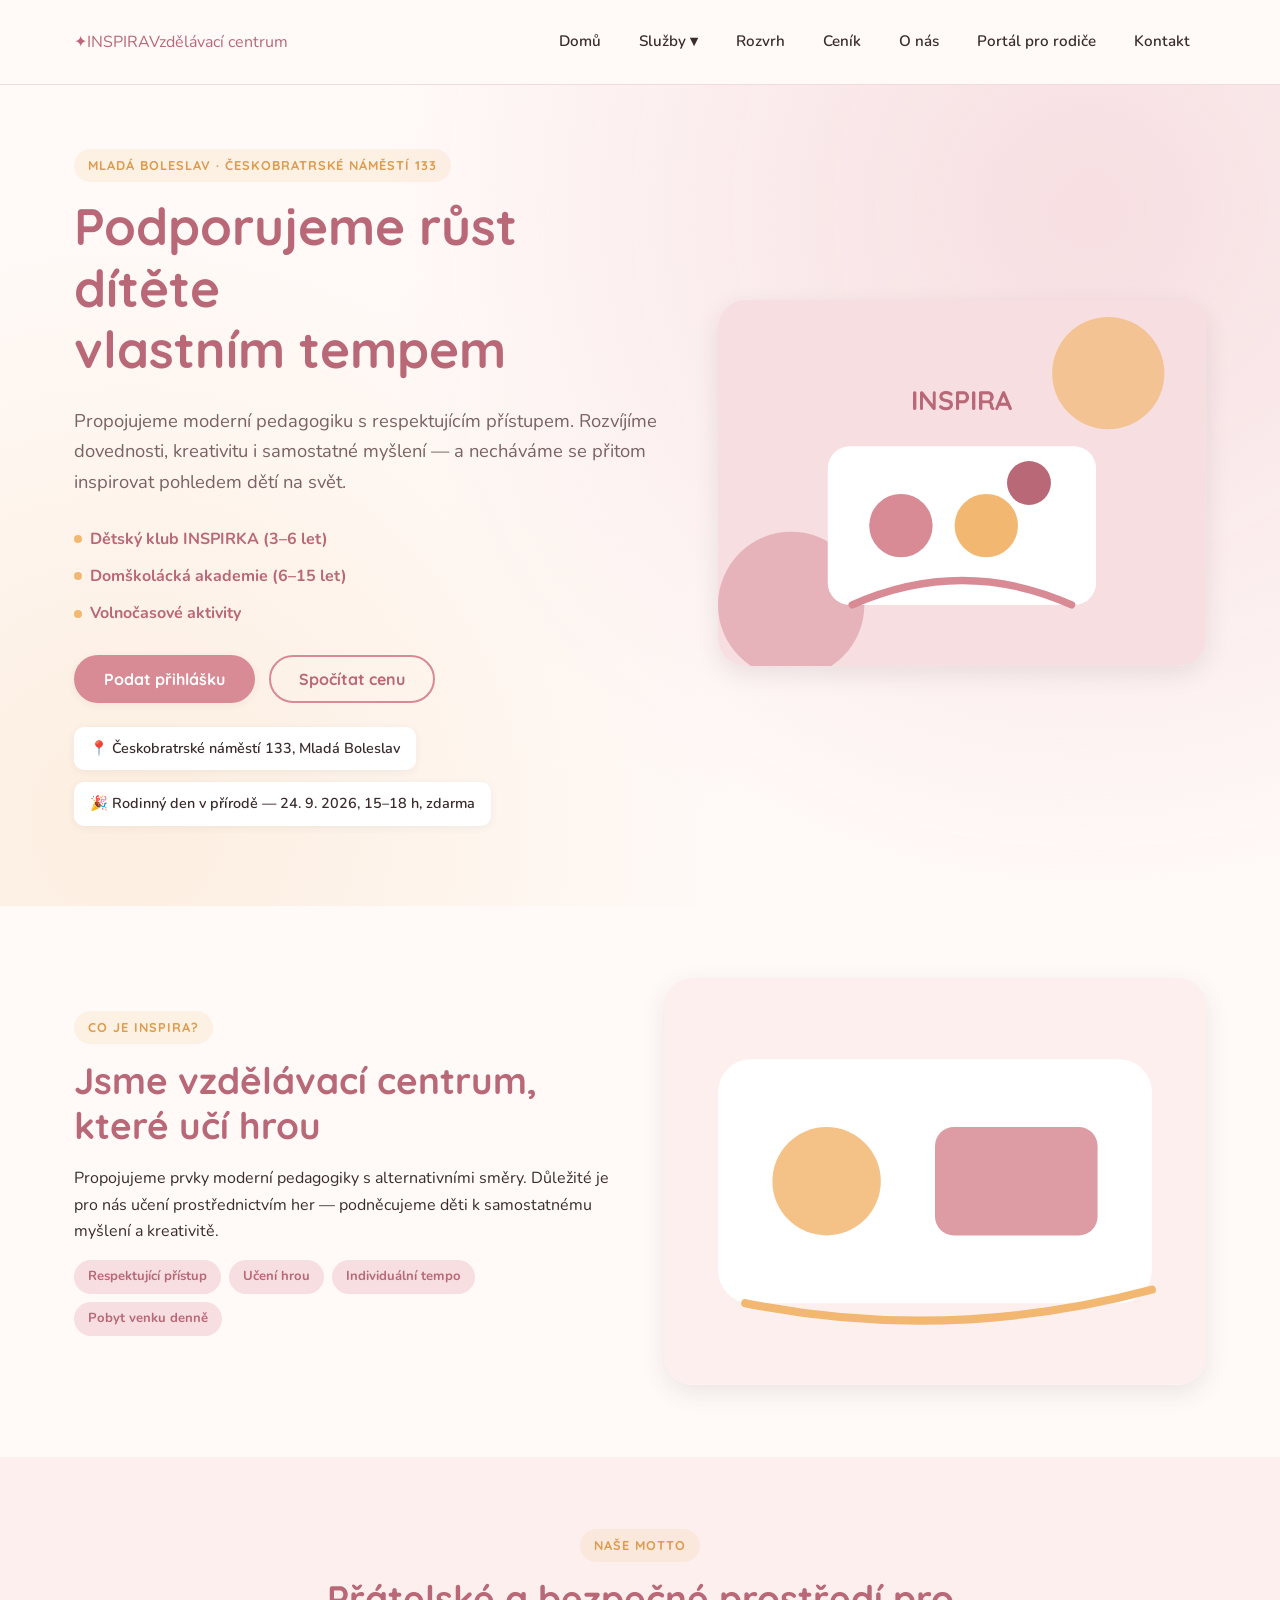
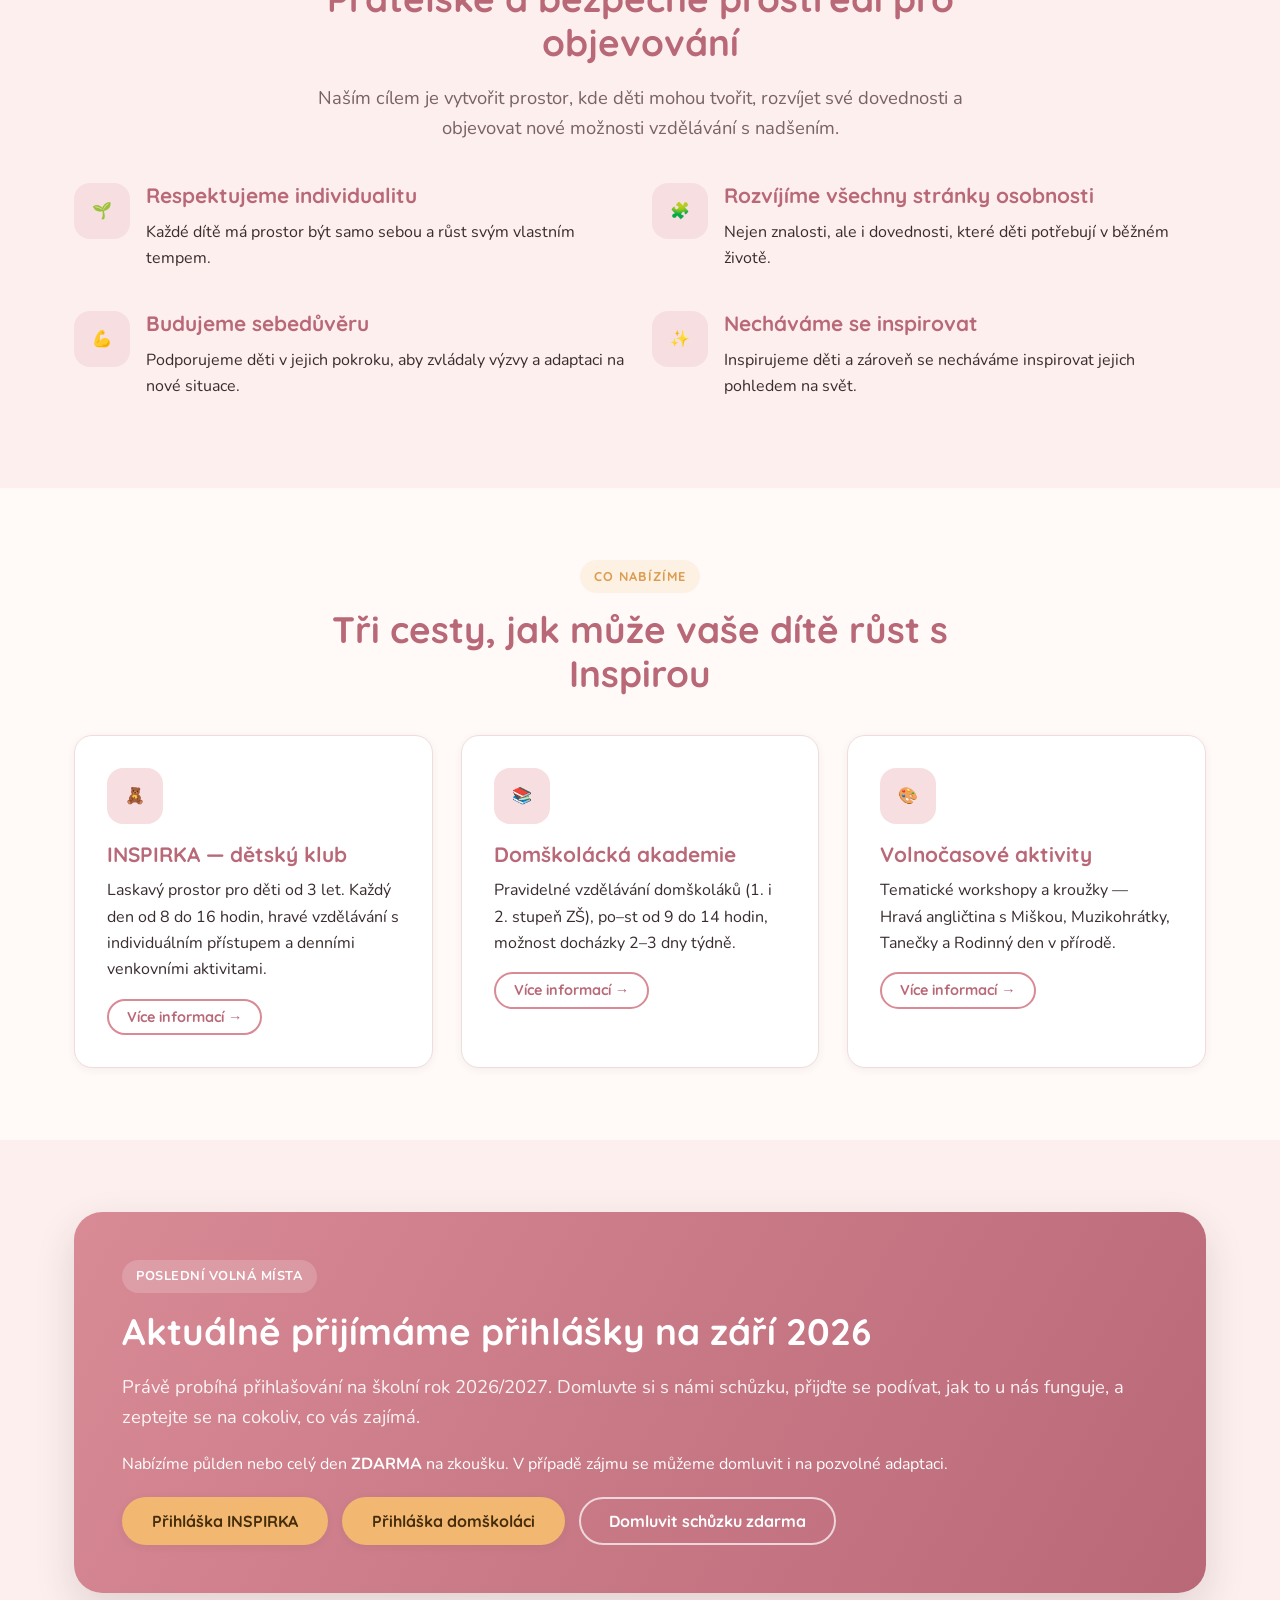
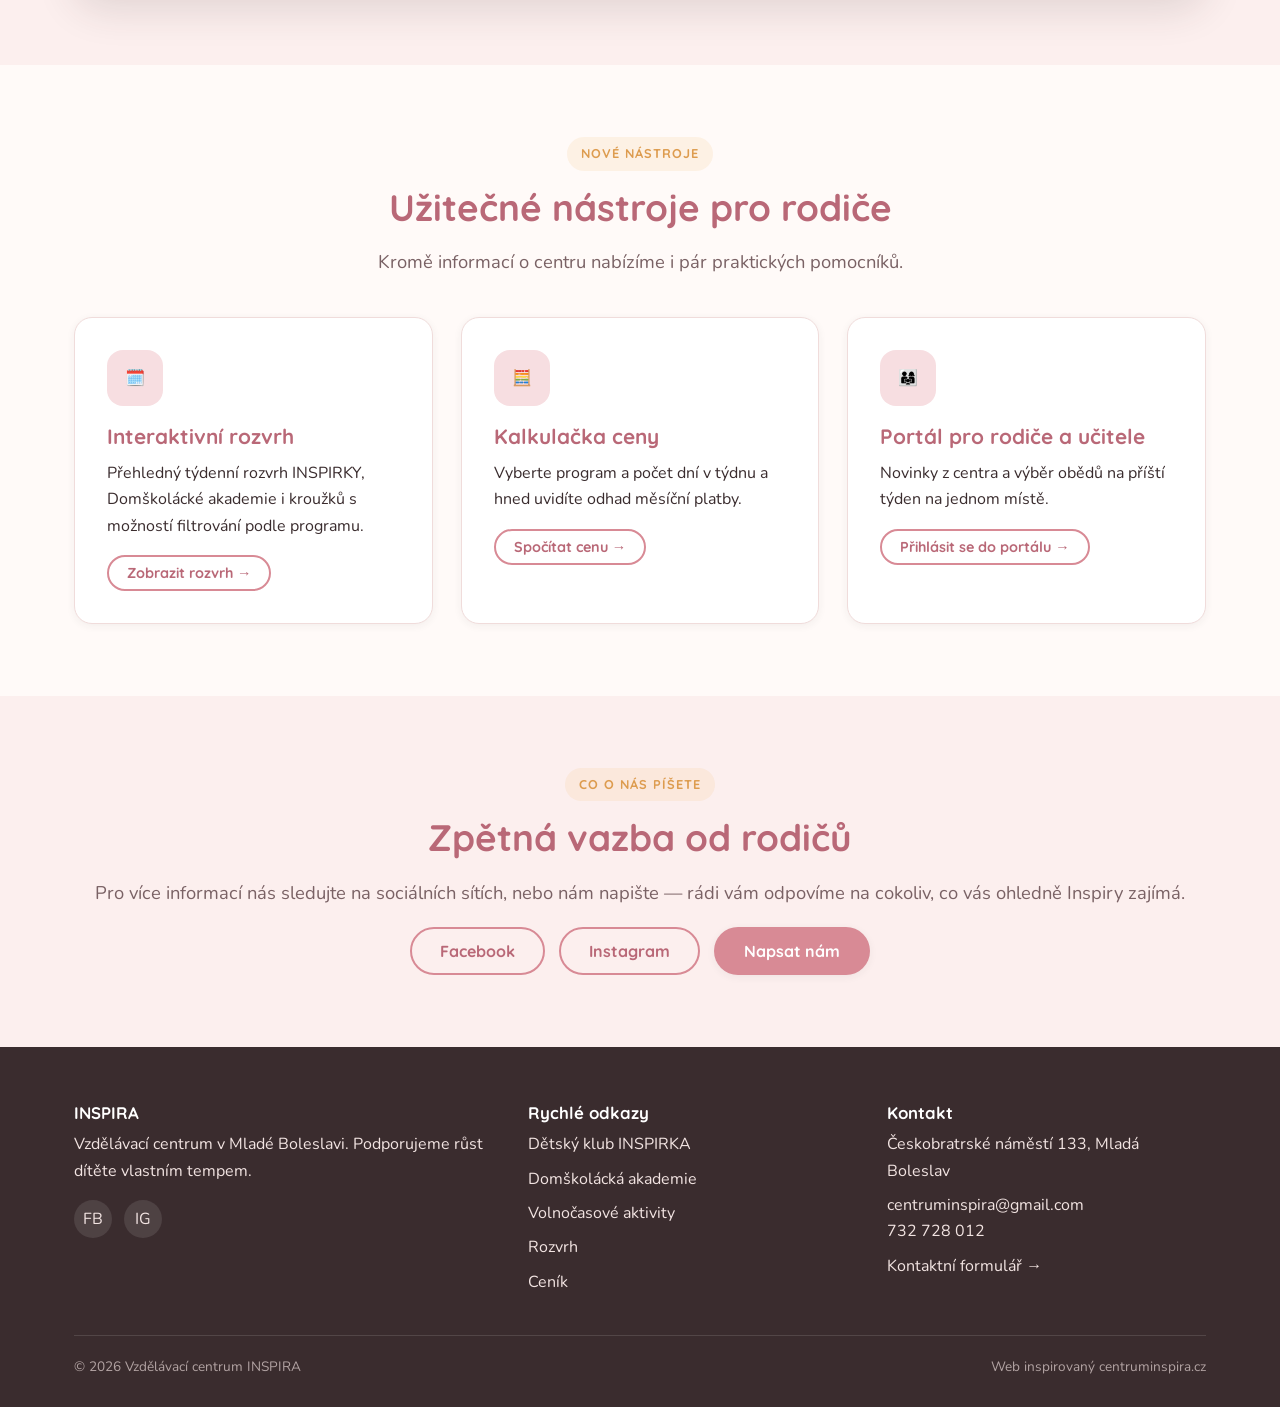
<file: index.html>
<!DOCTYPE html>
<html lang="cs">
<head>
<meta charset="UTF-8">
<meta name="viewport" content="width=device-width, initial-scale=1.0">
<title>INSPIRA — Vzdělávací centrum Mladá Boleslav</title>
<meta name="description" content="Vzdělávací centrum INSPIRA v Mladé Boleslavi — dětský klub INSPIRKA, Domškolácká akademie a volnočasové aktivity pro děti od 3 do 15 let.">
<link rel="preconnect" href="https://fonts.googleapis.com">
<link href="https://fonts.googleapis.com/css2?family=Quicksand:wght@500;700&family=Nunito:wght@400;600;700&display=swap" rel="stylesheet">
<link rel="stylesheet" href="assets/css/style.css">
</head>
<body>

<header class="site-header">
  <div class="container nav">
    <a href="index.html" class="brand">
      <span class="brand-mark">✦</span>
      <span>INSPIRA<span class="brand-sub">Vzdělávací centrum</span></span>
    </a>
    <button class="nav-toggle" aria-label="Otevřít menu" aria-expanded="false">
      <span></span><span></span><span></span>
    </button>
    <ul class="nav-links">
      <li><a href="index.html">Domů</a></li>
      <li class="has-dropdown">
        <a href="#sluzby">Služby ▾</a>
        <ul class="dropdown">
          <li><a href="sluzby/inspirka.html">Dětský klub INSPIRKA</a></li>
          <li><a href="sluzby/domskolacka-akademie.html">Domškolácká akademie</a></li>
          <li><a href="sluzby/volnocasove-aktivity.html">Volnočasové aktivity</a></li>
        </ul>
      </li>
      <li><a href="rozvrh.html">Rozvrh</a></li>
      <li><a href="cenik.html">Ceník</a></li>
      <li><a href="o-nas.html">O nás</a></li>
      <li><a href="portal.html">Portál pro rodiče</a></li>
      <li><a href="kontakt.html">Kontakt</a></li>
    </ul>
  </div>
</header>

<main>

  <section class="hero">
    <div class="container hero-grid">
      <div>
        <span class="section-eyebrow">Mladá Boleslav · Českobratrské náměstí 133</span>
        <h1>Podporujeme růst dítěte<br>vlastním tempem</h1>
        <p class="lead">Propojujeme moderní pedagogiku s respektujícím přístupem. Rozvíjíme dovednosti, kreativitu i samostatné myšlení — a necháváme se přitom inspirovat pohledem dětí na svět.</p>

        <ul class="hero-quicklinks">
          <li><a href="sluzby/inspirka.html">Dětský klub INSPIRKA (3–6 let)</a></li>
          <li><a href="sluzby/domskolacka-akademie.html">Domškolácká akademie (6–15 let)</a></li>
          <li><a href="sluzby/volnocasove-aktivity.html">Volnočasové aktivity</a></li>
        </ul>

        <div class="hero-actions">
          <a href="kontakt.html#prihlaska" class="btn btn--primary">Podat přihlášku</a>
          <a href="cenik.html" class="btn btn--outline">Spočítat cenu</a>
        </div>

        <div class="hero-meta">
          <span class="hero-meta-item">📍 Českobratrské náměstí 133, Mladá Boleslav</span>
          <span class="hero-meta-item">🎉 Rodinný den v přírodě — 24. 9. 2026, 15–18 h, zdarma</span>
        </div>
      </div>

      <div>
        <svg class="hero-illustration illustration" viewBox="0 0 400 300" xmlns="http://www.w3.org/2000/svg" role="img" aria-label="Ilustrace dětí při hře">
          <rect width="400" height="300" fill="#f7dee1"/>
          <circle cx="320" cy="60" r="46" fill="#f2b872" opacity="0.7"/>
          <circle cx="60" cy="250" r="60" fill="#d88a95" opacity="0.5"/>
          <rect x="90" y="120" width="220" height="130" rx="18" fill="#ffffff"/>
          <circle cx="150" cy="185" r="26" fill="#d88a95"/>
          <circle cx="220" cy="185" r="26" fill="#f2b872"/>
          <circle cx="255" cy="150" r="18" fill="#b96877"/>
          <path d="M110 250 q90 -40 180 0" stroke="#d88a95" stroke-width="6" fill="none" stroke-linecap="round"/>
          <text x="200" y="90" text-anchor="middle" font-family="Quicksand, sans-serif" font-size="22" font-weight="700" fill="#b96877">INSPIRA</text>
        </svg>
      </div>
    </div>
  </section>

  <section class="section" id="o-inspire">
    <div class="container two-col">
      <div>
        <span class="section-eyebrow">Co je INSPIRA?</span>
        <h2>Jsme vzdělávací centrum, které učí hrou</h2>
        <p>Propojujeme prvky moderní pedagogiky s alternativními směry. Důležité je pro nás učení prostřednictvím her — podněcujeme děti k samostatnému myšlení a kreativitě.</p>
        <div class="tag-list">
          <span class="tag">Respektující přístup</span>
          <span class="tag">Učení hrou</span>
          <span class="tag">Individuální tempo</span>
          <span class="tag">Pobyt venku denně</span>
        </div>
      </div>
      <svg class="illustration" viewBox="0 0 400 300" xmlns="http://www.w3.org/2000/svg" role="img" aria-label="Ilustrace učení hrou">
        <rect width="400" height="300" fill="#fcefee"/>
        <rect x="40" y="60" width="320" height="180" rx="24" fill="#ffffff"/>
        <circle cx="120" cy="150" r="40" fill="#f2b872" opacity="0.85"/>
        <rect x="200" y="110" width="120" height="80" rx="14" fill="#d88a95" opacity="0.85"/>
        <path d="M60 240 q150 30 300 -10" stroke="#f2b872" stroke-width="6" fill="none" stroke-linecap="round"/>
      </svg>
    </div>
  </section>

  <section class="section section--alt">
    <div class="container">
      <div class="section-head section-head--center">
        <span class="section-eyebrow">Naše motto</span>
        <h2>Přátelské a bezpečné prostředí pro objevování</h2>
        <p class="lead">Naším cílem je vytvořit prostor, kde děti mohou tvořit, rozvíjet své dovednosti a objevovat nové možnosti vzdělávání s nadšením.</p>
      </div>
      <div class="value-grid">
        <div class="value-item">
          <span class="card-icon">🌱</span>
          <div>
            <h3>Respektujeme individualitu</h3>
            <p>Každé dítě má prostor být samo sebou a růst svým vlastním tempem.</p>
          </div>
        </div>
        <div class="value-item">
          <span class="card-icon">🧩</span>
          <div>
            <h3>Rozvíjíme všechny stránky osobnosti</h3>
            <p>Nejen znalosti, ale i dovednosti, které děti potřebují v běžném životě.</p>
          </div>
        </div>
        <div class="value-item">
          <span class="card-icon">💪</span>
          <div>
            <h3>Budujeme sebedůvěru</h3>
            <p>Podporujeme děti v jejich pokroku, aby zvládaly výzvy a adaptaci na nové situace.</p>
          </div>
        </div>
        <div class="value-item">
          <span class="card-icon">✨</span>
          <div>
            <h3>Necháváme se inspirovat</h3>
            <p>Inspirujeme děti a zároveň se necháváme inspirovat jejich pohledem na svět.</p>
          </div>
        </div>
      </div>
    </div>
  </section>

  <section class="section" id="sluzby">
    <div class="container">
      <div class="section-head section-head--center">
        <span class="section-eyebrow">Co nabízíme</span>
        <h2>Tři cesty, jak může vaše dítě růst s Inspirou</h2>
      </div>
      <div class="card-grid">
        <article class="card">
          <span class="card-icon">🧸</span>
          <h3>INSPIRKA — dětský klub</h3>
          <p>Laskavý prostor pro děti od 3 let. Každý den od 8 do 16 hodin, hravé vzdělávání s individuálním přístupem a denními venkovními aktivitami.</p>
          <a href="sluzby/inspirka.html" class="btn btn--outline btn--sm">Více informací →</a>
        </article>
        <article class="card">
          <span class="card-icon">📚</span>
          <h3>Domškolácká akademie</h3>
          <p>Pravidelné vzdělávání domškoláků (1. i 2. stupeň ZŠ), po–st od 9 do 14 hodin, možnost docházky 2–3 dny týdně.</p>
          <a href="sluzby/domskolacka-akademie.html" class="btn btn--outline btn--sm">Více informací →</a>
        </article>
        <article class="card">
          <span class="card-icon">🎨</span>
          <h3>Volnočasové aktivity</h3>
          <p>Tematické workshopy a kroužky — Hravá angličtina s Miškou, Muzikohrátky, Tanečky a Rodinný den v přírodě.</p>
          <a href="sluzby/volnocasove-aktivity.html" class="btn btn--outline btn--sm">Více informací →</a>
        </article>
      </div>
    </div>
  </section>

  <section class="section section--alt">
    <div class="container">
      <div class="banner">
        <span class="badge-pill">POSLEDNÍ VOLNÁ MÍSTA</span>
        <h2>Aktuálně přijímáme přihlášky na září 2026</h2>
        <p class="lead">Právě probíhá přihlašování na školní rok 2026/2027. Domluvte si s námi schůzku, přijďte se podívat, jak to u nás funguje, a zeptejte se na cokoliv, co vás zajímá.</p>
        <p>Nabízíme půlden nebo celý den <strong>ZDARMA</strong> na zkoušku. V případě zájmu se můžeme domluvit i na pozvolné adaptaci.</p>
        <div class="banner-actions">
          <a href="kontakt.html#prihlaska-inspirka" class="btn btn--accent">Přihláška INSPIRKA</a>
          <a href="kontakt.html#prihlaska-domskolaci" class="btn btn--accent">Přihláška domškoláci</a>
          <a href="kontakt.html#schuzka" class="btn btn--outline">Domluvit schůzku zdarma</a>
        </div>
      </div>
    </div>
  </section>

  <section class="section">
    <div class="container">
      <div class="section-head section-head--center">
        <span class="section-eyebrow">Nové nástroje</span>
        <h2>Užitečné nástroje pro rodiče</h2>
        <p class="lead">Kromě informací o centru nabízíme i pár praktických pomocníků.</p>
      </div>
      <div class="card-grid">
        <article class="card">
          <span class="card-icon">🗓️</span>
          <h3>Interaktivní rozvrh</h3>
          <p>Přehledný týdenní rozvrh INSPIRKY, Domškolácké akademie i kroužků s možností filtrování podle programu.</p>
          <a href="rozvrh.html" class="btn btn--outline btn--sm">Zobrazit rozvrh →</a>
        </article>
        <article class="card">
          <span class="card-icon">🧮</span>
          <h3>Kalkulačka ceny</h3>
          <p>Vyberte program a počet dní v týdnu a hned uvidíte odhad měsíční platby.</p>
          <a href="cenik.html" class="btn btn--outline btn--sm">Spočítat cenu →</a>
        </article>
        <article class="card">
          <span class="card-icon">👨‍👩‍👧</span>
          <h3>Portál pro rodiče a učitele</h3>
          <p>Novinky z centra a výběr obědů na příští týden na jednom místě.</p>
          <a href="portal.html" class="btn btn--outline btn--sm">Přihlásit se do portálu →</a>
        </article>
      </div>
    </div>
  </section>

  <section class="section section--alt">
    <div class="container text-center">
      <span class="section-eyebrow">Co o nás píšete</span>
      <h2>Zpětná vazba od rodičů</h2>
      <p class="lead">Pro více informací nás sledujte na sociálních sítích, nebo nám napište — rádi vám odpovíme na cokoliv, co vás ohledně Inspiry zajímá.</p>
      <div class="hero-actions" style="justify-content:center">
        <a href="https://www.facebook.com/centruminspira" class="btn btn--outline">Facebook</a>
        <a href="https://www.instagram.com/centruminspira" class="btn btn--outline">Instagram</a>
        <a href="kontakt.html" class="btn btn--primary">Napsat nám</a>
      </div>
    </div>
  </section>

</main>

<footer class="site-footer">
  <div class="container">
    <div class="footer-grid">
      <div>
        <h4>INSPIRA</h4>
        <p>Vzdělávací centrum v Mladé Boleslavi. Podporujeme růst dítěte vlastním tempem.</p>
        <div class="footer-social">
          <a href="https://www.facebook.com/centruminspira" aria-label="Facebook">FB</a>
          <a href="https://www.instagram.com/centruminspira" aria-label="Instagram">IG</a>
        </div>
      </div>
      <div>
        <h4>Rychlé odkazy</h4>
        <ul class="footer-links">
          <li><a href="sluzby/inspirka.html">Dětský klub INSPIRKA</a></li>
          <li><a href="sluzby/domskolacka-akademie.html">Domškolácká akademie</a></li>
          <li><a href="sluzby/volnocasove-aktivity.html">Volnočasové aktivity</a></li>
          <li><a href="rozvrh.html">Rozvrh</a></li>
          <li><a href="cenik.html">Ceník</a></li>
        </ul>
      </div>
      <div>
        <h4>Kontakt</h4>
        <ul class="footer-links">
          <li>Českobratrské náměstí 133, Mladá Boleslav</li>
          <li><a href="mailto:centruminspira@gmail.com">centruminspira@gmail.com</a><br>
          <a href="tel:+420732728012">732 728 012</a></li>
          <li><a href="kontakt.html">Kontaktní formulář →</a></li>
        </ul>
      </div>
    </div>
    <div class="footer-bottom">
      <span>© 2026 Vzdělávací centrum INSPIRA</span>
      <span>Web inspirovaný centruminspira.cz</span>
    </div>
  </div>
</footer>

<button class="back-to-top" aria-label="Zpět nahoru">↑</button>

<script src="assets/js/main.js"></script>
</body>
</html>
</file>
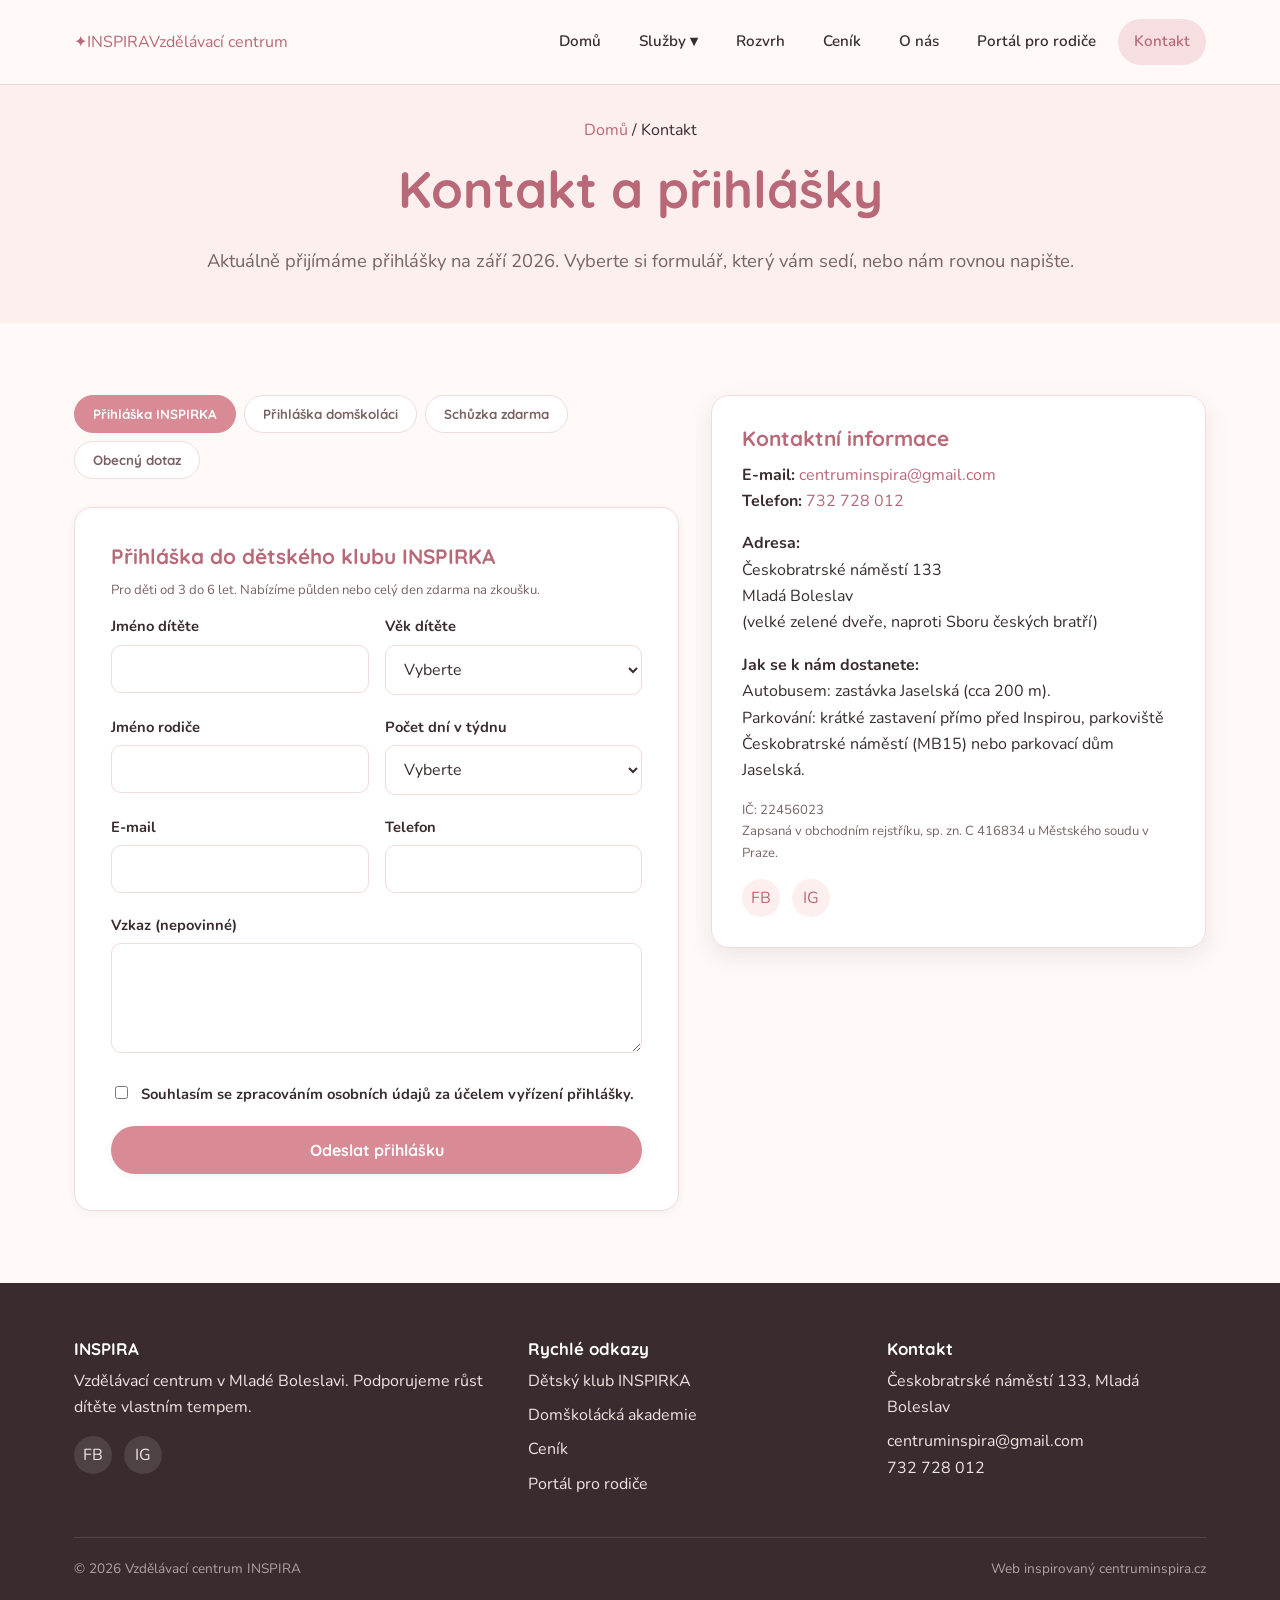
<file: kontakt.html>
<!DOCTYPE html>
<html lang="cs">
<head>
<meta charset="UTF-8">
<meta name="viewport" content="width=device-width, initial-scale=1.0">
<title>Kontakt | INSPIRA</title>
<meta name="description" content="Kontaktujte vzdělávací centrum INSPIRA nebo podejte přihlášku do INSPIRKY či Domškolácké akademie.">
<link rel="preconnect" href="https://fonts.googleapis.com">
<link href="https://fonts.googleapis.com/css2?family=Quicksand:wght@500;700&family=Nunito:wght@400;600;700&display=swap" rel="stylesheet">
<link rel="stylesheet" href="assets/css/style.css">
</head>
<body>

<header class="site-header">
  <div class="container nav">
    <a href="index.html" class="brand">
      <span class="brand-mark">✦</span>
      <span>INSPIRA<span class="brand-sub">Vzdělávací centrum</span></span>
    </a>
    <button class="nav-toggle" aria-label="Otevřít menu" aria-expanded="false">
      <span></span><span></span><span></span>
    </button>
    <ul class="nav-links">
      <li><a href="index.html">Domů</a></li>
      <li class="has-dropdown">
        <a href="#sluzby">Služby ▾</a>
        <ul class="dropdown">
          <li><a href="sluzby/inspirka.html">Dětský klub INSPIRKA</a></li>
          <li><a href="sluzby/domskolacka-akademie.html">Domškolácká akademie</a></li>
          <li><a href="sluzby/volnocasove-aktivity.html">Volnočasové aktivity</a></li>
        </ul>
      </li>
      <li><a href="rozvrh.html">Rozvrh</a></li>
      <li><a href="cenik.html">Ceník</a></li>
      <li><a href="o-nas.html">O nás</a></li>
      <li><a href="portal.html">Portál pro rodiče</a></li>
      <li><a href="kontakt.html" class="is-active">Kontakt</a></li>
    </ul>
  </div>
</header>

<main>
  <section class="page-header">
    <div class="container">
      <p class="breadcrumbs"><a href="index.html">Domů</a> / Kontakt</p>
      <h1>Kontakt a přihlášky</h1>
      <p class="lead">Aktuálně přijímáme přihlášky na září 2026. Vyberte si formulář, který vám sedí, nebo nám rovnou napište.</p>
    </div>
  </section>

  <section class="section" id="prihlaska">
    <div class="container">
      <div class="calc-layout">
        <div>
          <div class="form-tabs">
            <button type="button" class="form-tab is-active" data-tab="prihlaska-inspirka">Přihláška INSPIRKA</button>
            <button type="button" class="form-tab" data-tab="prihlaska-domskolaci">Přihláška domškoláci</button>
            <button type="button" class="form-tab" data-tab="schuzka">Schůzka zdarma</button>
            <button type="button" class="form-tab" data-tab="dotaz">Obecný dotaz</button>
          </div>

          <div class="form-card">

            <!-- INSPIRKA -->
            <form class="form-panel is-active js-validated-form" novalidate id="prihlaska-inspirka" data-subject="Přihláška – INSPIRKA">
              <div class="alert"></div>
              <h3 class="mt-0">Přihláška do dětského klubu INSPIRKA</h3>
              <p class="hint-text">Pro děti od 3 do 6 let. Nabízíme půlden nebo celý den zdarma na zkoušku.</p>

              <div class="field-row">
                <div class="field">
                  <label for="ins-jmeno">Jméno dítěte</label>
                  <input type="text" id="ins-jmeno" data-label="Jméno dítěte" required>
                  <span class="field-error">Vyplňte prosím jméno dítěte.</span>
                </div>
                <div class="field">
                  <label for="ins-vek">Věk dítěte</label>
                  <select id="ins-vek" data-label="Věk dítěte" required>
                    <option value="">Vyberte</option>
                    <option>3 roky</option><option>4 roky</option><option>5 let</option><option>6 let</option>
                  </select>
                  <span class="field-error">Vyberte prosím věk dítěte.</span>
                </div>
              </div>

              <div class="field-row">
                <div class="field">
                  <label for="ins-rodic">Jméno rodiče</label>
                  <input type="text" id="ins-rodic" data-label="Jméno rodiče" required>
                  <span class="field-error">Vyplňte prosím jméno rodiče.</span>
                </div>
                <div class="field">
                  <label for="ins-dny">Počet dní v týdnu</label>
                  <select id="ins-dny" data-label="Počet dní v týdnu" required>
                    <option value="">Vyberte</option>
                    <option>2 dny</option><option>3 dny</option><option>4 dny</option><option>5 dní</option>
                  </select>
                  <span class="field-error">Vyberte prosím počet dní.</span>
                </div>
              </div>

              <div class="field-row">
                <div class="field">
                  <label for="ins-email">E-mail</label>
                  <input type="email" id="ins-email" data-label="E-mail" required>
                  <span class="field-error">Zadejte prosím platný e-mail.</span>
                </div>
                <div class="field">
                  <label for="ins-telefon">Telefon</label>
                  <input type="tel" id="ins-telefon" data-label="Telefon" pattern="[0-9+ ]{9,}" required>
                  <span class="field-error">Zadejte prosím platné telefonní číslo.</span>
                </div>
              </div>

              <div class="field">
                <label for="ins-zprava">Vzkaz (nepovinné)</label>
                <textarea id="ins-zprava" data-label="Vzkaz"></textarea>
              </div>

              <div class="field checkbox-field">
                <input type="checkbox" id="ins-souhlas" data-label="Souhlas se zpracováním údajů" required>
                <label for="ins-souhlas" style="margin:0;">Souhlasím se zpracováním osobních údajů za účelem vyřízení přihlášky.</label>
                <span class="field-error">Je potřeba potvrdit souhlas.</span>
              </div>

              <button type="submit" class="btn btn--primary btn--block">Odeslat přihlášku</button>
            </form>

            <!-- DOMŠKOLÁCI -->
            <form class="form-panel js-validated-form" novalidate id="prihlaska-domskolaci" data-subject="Přihláška – Domškolácká akademie">
              <div class="alert"></div>
              <h3 class="mt-0">Přihláška do Domškolácké akademie</h3>
              <p class="hint-text">Pro domškoláky 1.–9. ročníku. Po–St, 9:00–14:00.</p>

              <div class="field-row">
                <div class="field">
                  <label for="dom-jmeno">Jméno dítěte</label>
                  <input type="text" id="dom-jmeno" data-label="Jméno dítěte" required>
                  <span class="field-error">Vyplňte prosím jméno dítěte.</span>
                </div>
                <div class="field">
                  <label for="dom-rocnik">Ročník</label>
                  <select id="dom-rocnik" data-label="Ročník" required>
                    <option value="">Vyberte</option>
                    <option>1. ročník</option><option>2. ročník</option><option>3. ročník</option>
                    <option>4. ročník</option><option>5. ročník</option><option>6. ročník</option>
                    <option>7. ročník</option><option>8. ročník</option><option>9. ročník</option>
                  </select>
                  <span class="field-error">Vyberte prosím ročník.</span>
                </div>
              </div>

              <div class="field-row">
                <div class="field">
                  <label for="dom-rodic">Jméno rodiče</label>
                  <input type="text" id="dom-rodic" data-label="Jméno rodiče" required>
                  <span class="field-error">Vyplňte prosím jméno rodiče.</span>
                </div>
                <div class="field">
                  <label for="dom-dny">Počet dní v týdnu</label>
                  <select id="dom-dny" data-label="Počet dní v týdnu" required>
                    <option value="">Vyberte</option>
                    <option>2 dny</option><option>3 dny</option>
                  </select>
                  <span class="field-error">Vyberte prosím počet dní.</span>
                </div>
              </div>

              <div class="field-row">
                <div class="field">
                  <label for="dom-email">E-mail</label>
                  <input type="email" id="dom-email" data-label="E-mail" required>
                  <span class="field-error">Zadejte prosím platný e-mail.</span>
                </div>
                <div class="field">
                  <label for="dom-telefon">Telefon</label>
                  <input type="tel" id="dom-telefon" data-label="Telefon" pattern="[0-9+ ]{9,}" required>
                  <span class="field-error">Zadejte prosím platné telefonní číslo.</span>
                </div>
              </div>

              <div class="field">
                <label for="dom-zprava">Vzkaz (nepovinné)</label>
                <textarea id="dom-zprava" data-label="Vzkaz"></textarea>
              </div>

              <div class="field checkbox-field">
                <input type="checkbox" id="dom-souhlas" data-label="Souhlas se zpracováním údajů" required>
                <label for="dom-souhlas" style="margin:0;">Souhlasím se zpracováním osobních údajů za účelem vyřízení přihlášky.</label>
                <span class="field-error">Je potřeba potvrdit souhlas.</span>
              </div>

              <button type="submit" class="btn btn--primary btn--block">Odeslat přihlášku</button>
            </form>

            <!-- SCHŮZKA -->
            <form class="form-panel js-validated-form" novalidate id="schuzka" data-subject="Žádost o schůzku zdarma">
              <div class="alert"></div>
              <h3 class="mt-0">Domluvte si s námi schůzku zdarma</h3>
              <p class="hint-text">Přijďte se podívat, jak to u nás funguje, a zeptejte se na cokoliv.</p>

              <div class="field-row">
                <div class="field">
                  <label for="sch-jmeno">Vaše jméno</label>
                  <input type="text" id="sch-jmeno" data-label="Jméno" required>
                  <span class="field-error">Vyplňte prosím jméno.</span>
                </div>
                <div class="field">
                  <label for="sch-termin">Preferovaný termín</label>
                  <input type="date" id="sch-termin" data-label="Preferovaný termín" required>
                  <span class="field-error">Vyberte prosím termín.</span>
                </div>
              </div>

              <div class="field-row">
                <div class="field">
                  <label for="sch-email">E-mail</label>
                  <input type="email" id="sch-email" data-label="E-mail" required>
                  <span class="field-error">Zadejte prosím platný e-mail.</span>
                </div>
                <div class="field">
                  <label for="sch-telefon">Telefon</label>
                  <input type="tel" id="sch-telefon" data-label="Telefon" pattern="[0-9+ ]{9,}" required>
                  <span class="field-error">Zadejte prosím platné telefonní číslo.</span>
                </div>
              </div>

              <div class="field">
                <label for="sch-program">Zajímá mě</label>
                <select id="sch-program" data-label="Zajímá mě" required>
                  <option value="">Vyberte</option>
                  <option>INSPIRKA</option>
                  <option>Domškolácká akademie</option>
                  <option>Volnočasové aktivity</option>
                  <option>Ještě nevím</option>
                </select>
                <span class="field-error">Vyberte prosím možnost.</span>
              </div>

              <button type="submit" class="btn btn--primary btn--block">Odeslat žádost o schůzku</button>
            </form>

            <!-- DOTAZ -->
            <form class="form-panel js-validated-form" novalidate id="dotaz" data-subject="Dotaz z webu INSPIRA">
              <div class="alert"></div>
              <h3 class="mt-0">Obecný dotaz</h3>

              <div class="field">
                <label for="dot-jmeno">Vaše jméno</label>
                <input type="text" id="dot-jmeno" data-label="Jméno" required>
                <span class="field-error">Vyplňte prosím jméno.</span>
              </div>

              <div class="field">
                <label for="dot-email">E-mail</label>
                <input type="email" id="dot-email" data-label="E-mail" required>
                <span class="field-error">Zadejte prosím platný e-mail.</span>
              </div>

              <div class="field">
                <label for="dot-zprava">Zpráva</label>
                <textarea id="dot-zprava" data-label="Zpráva" required></textarea>
                <span class="field-error">Napište nám prosím zprávu.</span>
              </div>

              <button type="submit" class="btn btn--primary btn--block">Odeslat dotaz</button>
            </form>

          </div>
        </div>

        <aside class="calc-summary">
          <h3 class="mt-0">Kontaktní informace</h3>
          <p><strong>E-mail:</strong> <a href="mailto:centruminspira@gmail.com">centruminspira@gmail.com</a><br>
          <strong>Telefon:</strong> <a href="tel:+420732728012">732 728 012</a></p>
          <p><strong>Adresa:</strong><br>Českobratrské náměstí 133<br>Mladá Boleslav<br>(velké zelené dveře, naproti Sboru českých bratří)</p>
          <p><strong>Jak se k nám dostanete:</strong><br>Autobusem: zastávka Jaselská (cca 200 m).<br>Parkování: krátké zastavení přímo před Inspirou, parkoviště Českobratrské náměstí (MB15) nebo parkovací dům Jaselská.</p>
          <p class="hint-text">IČ: 22456023<br>Zapsaná v obchodním rejstříku, sp. zn. C 416834 u Městského soudu v Praze.</p>
          <div class="footer-social" style="margin-top:14px;">
            <a href="https://www.facebook.com/centruminspira" aria-label="Facebook" style="background:var(--color-bg-alt); color:var(--color-primary-dark);">FB</a>
            <a href="https://www.instagram.com/centruminspira" aria-label="Instagram" style="background:var(--color-bg-alt); color:var(--color-primary-dark);">IG</a>
          </div>
        </aside>
      </div>
    </div>
  </section>
</main>

<footer class="site-footer">
  <div class="container">
    <div class="footer-grid">
      <div>
        <h4>INSPIRA</h4>
        <p>Vzdělávací centrum v Mladé Boleslavi. Podporujeme růst dítěte vlastním tempem.</p>
        <div class="footer-social">
          <a href="https://www.facebook.com/centruminspira" aria-label="Facebook">FB</a>
          <a href="https://www.instagram.com/centruminspira" aria-label="Instagram">IG</a>
        </div>
      </div>
      <div>
        <h4>Rychlé odkazy</h4>
        <ul class="footer-links">
          <li><a href="sluzby/inspirka.html">Dětský klub INSPIRKA</a></li>
          <li><a href="sluzby/domskolacka-akademie.html">Domškolácká akademie</a></li>
          <li><a href="cenik.html">Ceník</a></li>
          <li><a href="portal.html">Portál pro rodiče</a></li>
        </ul>
      </div>
      <div>
        <h4>Kontakt</h4>
        <ul class="footer-links">
          <li>Českobratrské náměstí 133, Mladá Boleslav</li>
          <li><a href="mailto:centruminspira@gmail.com">centruminspira@gmail.com</a><br>
          <a href="tel:+420732728012">732 728 012</a></li>
        </ul>
      </div>
    </div>
    <div class="footer-bottom">
      <span>© 2026 Vzdělávací centrum INSPIRA</span>
      <span>Web inspirovaný centruminspira.cz</span>
    </div>
  </div>
</footer>

<button class="back-to-top" aria-label="Zpět nahoru">↑</button>
<script src="assets/js/main.js"></script>
<script src="assets/js/form.js"></script>
</body>
</html>
</file>
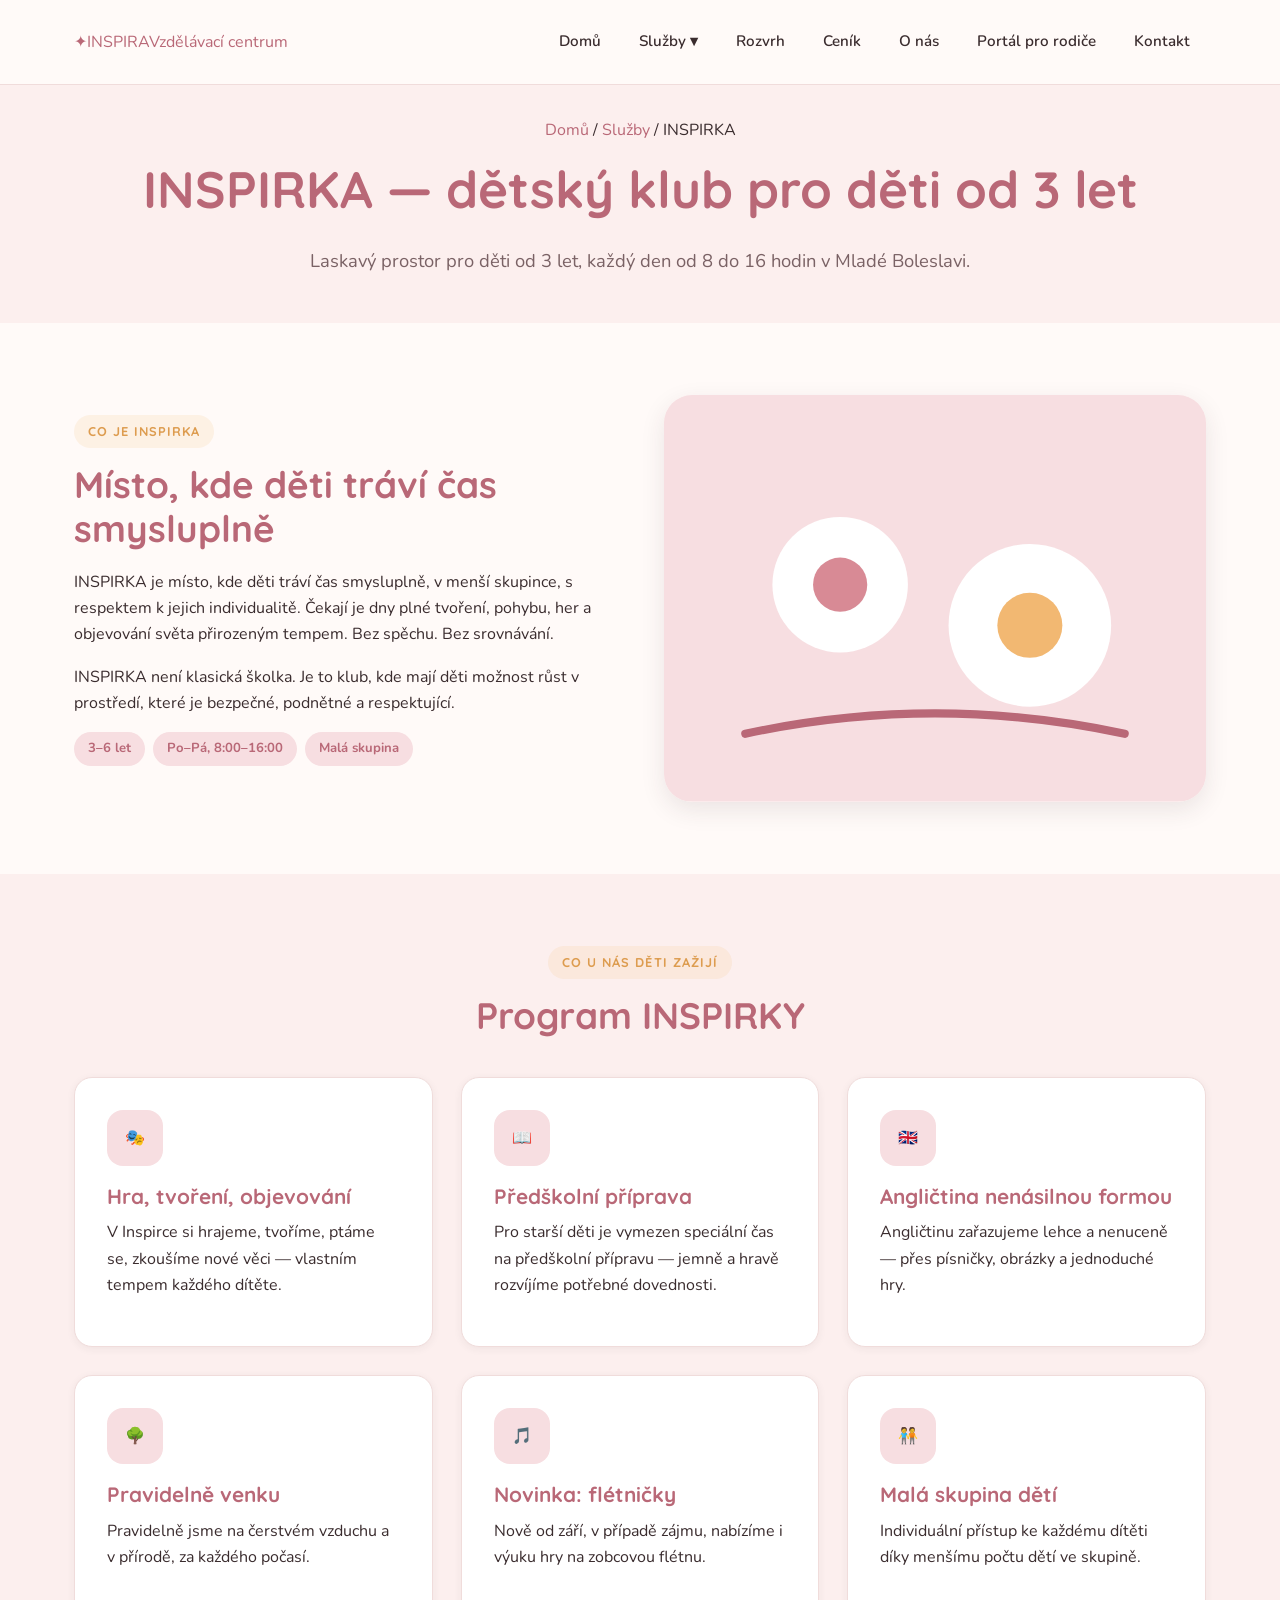
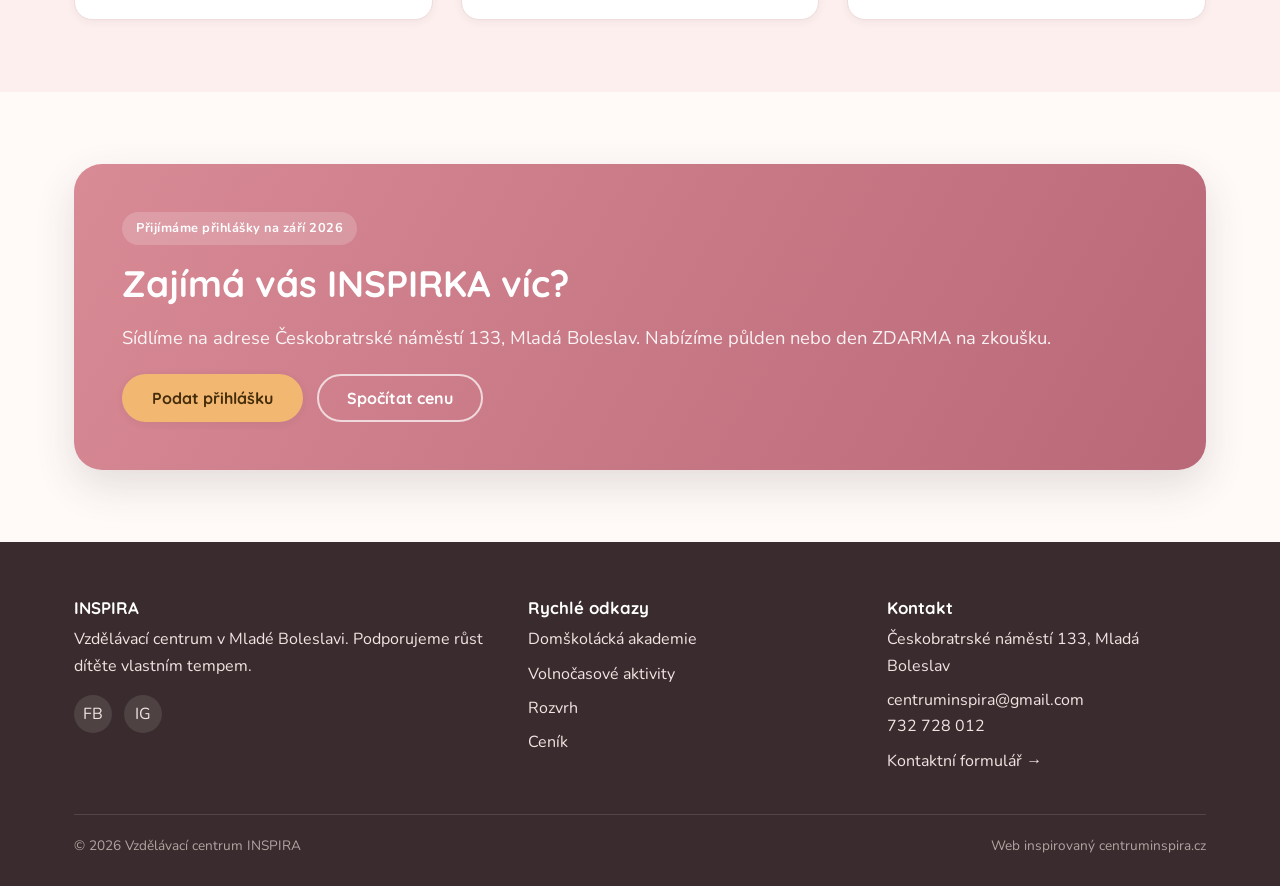
<file: sluzby/inspirka.html>
<!DOCTYPE html>
<html lang="cs">
<head>
<meta charset="UTF-8">
<meta name="viewport" content="width=device-width, initial-scale=1.0">
<title>INSPIRKA — dětský klub | INSPIRA</title>
<meta name="description" content="Dětský klub INSPIRKA pro děti od 3 do 6 let v Mladé Boleslavi. Laskavý prostor, individuální přístup, denní pobyt venku.">
<link rel="preconnect" href="https://fonts.googleapis.com">
<link href="https://fonts.googleapis.com/css2?family=Quicksand:wght@500;700&family=Nunito:wght@400;600;700&display=swap" rel="stylesheet">
<link rel="stylesheet" href="../assets/css/style.css">
</head>
<body>

<header class="site-header">
  <div class="container nav">
    <a href="../index.html" class="brand">
      <span class="brand-mark">✦</span>
      <span>INSPIRA<span class="brand-sub">Vzdělávací centrum</span></span>
    </a>
    <button class="nav-toggle" aria-label="Otevřít menu" aria-expanded="false">
      <span></span><span></span><span></span>
    </button>
    <ul class="nav-links">
      <li><a href="../index.html">Domů</a></li>
      <li class="has-dropdown is-open">
        <a href="#">Služby ▾</a>
        <ul class="dropdown">
          <li><a href="inspirka.html" class="is-active">Dětský klub INSPIRKA</a></li>
          <li><a href="domskolacka-akademie.html">Domškolácká akademie</a></li>
          <li><a href="volnocasove-aktivity.html">Volnočasové aktivity</a></li>
        </ul>
      </li>
      <li><a href="../rozvrh.html">Rozvrh</a></li>
      <li><a href="../cenik.html">Ceník</a></li>
      <li><a href="../o-nas.html">O nás</a></li>
      <li><a href="../portal.html">Portál pro rodiče</a></li>
      <li><a href="../kontakt.html">Kontakt</a></li>
    </ul>
  </div>
</header>

<main>
  <section class="page-header">
    <div class="container">
      <p class="breadcrumbs"><a href="../index.html">Domů</a> / <a href="#">Služby</a> / INSPIRKA</p>
      <h1>INSPIRKA — dětský klub pro děti od 3 let</h1>
      <p class="lead">Laskavý prostor pro děti od 3 let, každý den od 8 do 16 hodin v Mladé Boleslavi.</p>
    </div>
  </section>

  <section class="section">
    <div class="container two-col">
      <div>
        <span class="section-eyebrow">Co je INSPIRKA</span>
        <h2>Místo, kde děti tráví čas smysluplně</h2>
        <p>INSPIRKA je místo, kde děti tráví čas smysluplně, v menší skupince, s respektem k jejich individualitě. Čekají je dny plné tvoření, pohybu, her a objevování světa přirozeným tempem. Bez spěchu. Bez srovnávání.</p>
        <p>INSPIRKA není klasická školka. Je to klub, kde mají děti možnost růst v prostředí, které je bezpečné, podnětné a respektující.</p>
        <div class="tag-list">
          <span class="tag">3–6 let</span>
          <span class="tag">Po–Pá, 8:00–16:00</span>
          <span class="tag">Malá skupina</span>
        </div>
      </div>
      <svg class="illustration" viewBox="0 0 400 300" xmlns="http://www.w3.org/2000/svg" role="img" aria-label="Ilustrace dětského klubu">
        <rect width="400" height="300" fill="#f7dee1"/>
        <circle cx="130" cy="140" r="50" fill="#ffffff"/>
        <circle cx="270" cy="170" r="60" fill="#ffffff"/>
        <circle cx="130" cy="140" r="20" fill="#d88a95"/>
        <circle cx="270" cy="170" r="24" fill="#f2b872"/>
        <path d="M60 250 q140 -30 280 0" stroke="#b96877" stroke-width="6" fill="none" stroke-linecap="round"/>
      </svg>
    </div>
  </section>

  <section class="section section--alt">
    <div class="container">
      <div class="section-head section-head--center">
        <span class="section-eyebrow">Co u nás děti zažijí</span>
        <h2>Program INSPIRKY</h2>
      </div>
      <div class="card-grid">
        <div class="card">
          <span class="card-icon">🎭</span>
          <h3>Hra, tvoření, objevování</h3>
          <p>V Inspirce si hrajeme, tvoříme, ptáme se, zkoušíme nové věci — vlastním tempem každého dítěte.</p>
        </div>
        <div class="card">
          <span class="card-icon">📖</span>
          <h3>Předškolní příprava</h3>
          <p>Pro starší děti je vymezen speciální čas na předškolní přípravu — jemně a hravě rozvíjíme potřebné dovednosti.</p>
        </div>
        <div class="card">
          <span class="card-icon">🇬🇧</span>
          <h3>Angličtina nenásilnou formou</h3>
          <p>Angličtinu zařazujeme lehce a nenuceně — přes písničky, obrázky a jednoduché hry.</p>
        </div>
        <div class="card">
          <span class="card-icon">🌳</span>
          <h3>Pravidelně venku</h3>
          <p>Pravidelně jsme na čerstvém vzduchu a v přírodě, za každého počasí.</p>
        </div>
        <div class="card">
          <span class="card-icon">🎵</span>
          <h3>Novinka: flétničky</h3>
          <p>Nově od září, v případě zájmu, nabízíme i výuku hry na zobcovou flétnu.</p>
        </div>
        <div class="card">
          <span class="card-icon">🧑‍🤝‍🧑</span>
          <h3>Malá skupina dětí</h3>
          <p>Individuální přístup ke každému dítěti díky menšímu počtu dětí ve skupině.</p>
        </div>
      </div>
    </div>
  </section>

  <section class="section">
    <div class="container">
      <div class="banner">
        <span class="badge-pill">Přijímáme přihlášky na září 2026</span>
        <h2>Zajímá vás INSPIRKA víc?</h2>
        <p class="lead">Sídlíme na adrese Českobratrské náměstí 133, Mladá Boleslav. Nabízíme půlden nebo den ZDARMA na zkoušku.</p>
        <div class="banner-actions">
          <a href="../kontakt.html#prihlaska-inspirka" class="btn btn--accent">Podat přihlášku</a>
          <a href="../cenik.html" class="btn btn--outline">Spočítat cenu</a>
        </div>
      </div>
    </div>
  </section>
</main>

<footer class="site-footer">
  <div class="container">
    <div class="footer-grid">
      <div>
        <h4>INSPIRA</h4>
        <p>Vzdělávací centrum v Mladé Boleslavi. Podporujeme růst dítěte vlastním tempem.</p>
        <div class="footer-social">
          <a href="https://www.facebook.com/centruminspira" aria-label="Facebook">FB</a>
          <a href="https://www.instagram.com/centruminspira" aria-label="Instagram">IG</a>
        </div>
      </div>
      <div>
        <h4>Rychlé odkazy</h4>
        <ul class="footer-links">
          <li><a href="domskolacka-akademie.html">Domškolácká akademie</a></li>
          <li><a href="volnocasove-aktivity.html">Volnočasové aktivity</a></li>
          <li><a href="../rozvrh.html">Rozvrh</a></li>
          <li><a href="../cenik.html">Ceník</a></li>
        </ul>
      </div>
      <div>
        <h4>Kontakt</h4>
        <ul class="footer-links">
          <li>Českobratrské náměstí 133, Mladá Boleslav</li>
          <li><a href="mailto:centruminspira@gmail.com">centruminspira@gmail.com</a><br>
          <a href="tel:+420732728012">732 728 012</a></li>
          <li><a href="../kontakt.html">Kontaktní formulář →</a></li>
        </ul>
      </div>
    </div>
    <div class="footer-bottom">
      <span>© 2026 Vzdělávací centrum INSPIRA</span>
      <span>Web inspirovaný centruminspira.cz</span>
    </div>
  </div>
</footer>

<button class="back-to-top" aria-label="Zpět nahoru">↑</button>
<script src="../assets/js/main.js"></script>
</body>
</html>
</file>
<file: assets/css/style.css>
/* ==========================================================================
   INSPIRA — Vzdělávací centrum — design system
   ========================================================================== */

:root {
  --color-primary: #d88a95;
  --color-primary-dark: #b96877;
  --color-primary-light: #f7dee1;
  --color-blue: #6fa8d8;
  --color-blue-light: #dcebf7;
  --color-accent: #f2b872;
  --color-accent-dark: #dd9c4f;
  --color-bg: #fffaf8;
  --color-bg-alt: #fcefee;
  --color-surface: #ffffff;
  --color-text: #3a2c2e;
  --color-text-muted: #7a6265;
  --color-border: #f0dcdb;
  --color-success: #6fae7f;
  --color-error: #c9524f;
  --shadow-sm: 0 2px 8px rgba(58, 44, 46, 0.06);
  --shadow-md: 0 8px 24px rgba(58, 44, 46, 0.10);
  --shadow-lg: 0 16px 40px rgba(58, 44, 46, 0.14);
  --radius-sm: 10px;
  --radius-md: 18px;
  --radius-lg: 28px;
  --font-heading: 'Quicksand', 'Poppins', sans-serif;
  --font-body: 'Nunito', 'Segoe UI', sans-serif;
  --header-height: 84px;
}

* { box-sizing: border-box; }

/* Safety net: nothing on this site is meant to scroll sideways, so an
   element that occasionally overflows its container (a long name in a
   flex row that doesn't wrap, an off-canvas mobile menu, etc.) should
   never be able to widen the whole page and leave blank space to
   scroll into. */
html { overflow-x: hidden; }

body {
  margin: 0;
  font-family: var(--font-body);
  color: var(--color-text);
  background: var(--color-bg);
  line-height: 1.65;
  -webkit-font-smoothing: antialiased;
}

h1, h2, h3, h4 {
  font-family: var(--font-heading);
  font-weight: 700;
  line-height: 1.2;
  margin: 0 0 0.5em;
  color: var(--color-primary-dark);
}

h1 { font-size: clamp(2.1rem, 4vw, 3.2rem); }
h2 { font-size: clamp(1.6rem, 3vw, 2.3rem); }
h3 { font-size: 1.3rem; }

p { margin: 0 0 1em; }

a { color: var(--color-primary-dark); text-decoration: none; }
a:hover { text-decoration: underline; }

img { max-width: 100%; display: block; }

.container {
  width: 100%;
  max-width: 1180px;
  margin: 0 auto;
  padding: 0 24px;
}

.section {
  padding: 72px 0;
}

.section--alt { background: var(--color-bg-alt); }

.section-eyebrow {
  display: inline-block;
  font-family: var(--font-heading);
  font-weight: 700;
  letter-spacing: 0.08em;
  text-transform: uppercase;
  font-size: 0.8rem;
  color: var(--color-accent-dark);
  background: rgba(242, 184, 114, 0.15);
  padding: 6px 14px;
  border-radius: 999px;
  margin-bottom: 14px;
}

.section-head {
  max-width: 720px;
  margin: 0 0 40px;
}

.section-head--center { margin-left: auto; margin-right: auto; text-align: center; }

.lead {
  font-size: 1.15rem;
  color: var(--color-text-muted);
}

/* ---------- Buttons ---------- */
.btn {
  display: inline-flex;
  align-items: center;
  justify-content: center;
  gap: 8px;
  font-family: var(--font-heading);
  font-weight: 700;
  font-size: 1rem;
  padding: 14px 28px;
  border-radius: 999px;
  border: 2px solid transparent;
  cursor: pointer;
  transition: transform 0.15s ease, box-shadow 0.15s ease, background 0.15s ease, color 0.15s ease;
  text-decoration: none;
  line-height: 1;
}
.btn:hover { transform: translateY(-2px); text-decoration: none; }
.btn:active { transform: translateY(0); }

.btn--primary {
  background: var(--color-primary);
  color: #fff;
  box-shadow: var(--shadow-sm);
}
.btn--primary:hover { background: var(--color-primary-dark); box-shadow: var(--shadow-md); color: #fff; }

.btn--accent {
  background: var(--color-accent);
  color: #452c0a;
  box-shadow: var(--shadow-sm);
}
.btn--accent:hover { background: var(--color-accent-dark); box-shadow: var(--shadow-md); color: #452c0a; }

.btn--outline {
  background: transparent;
  border-color: var(--color-primary);
  color: var(--color-primary-dark);
}
.btn--outline:hover { background: var(--color-primary-light); }

.btn--danger {
  background: var(--color-error);
  border-color: var(--color-error);
  color: #fff;
  box-shadow: var(--shadow-sm);
}
.btn--danger:hover { background: #a8403d; border-color: #a8403d; box-shadow: var(--shadow-md); color: #fff; }

.btn--sm { padding: 9px 18px; font-size: 0.9rem; }
.btn--block { width: 100%; }
.btn[disabled] { opacity: 0.55; cursor: not-allowed; transform: none !important; }

/* ---------- Impersonation banner (admin "log in as") ---------- */
.impersonation-banner { background: var(--color-accent-dark); color: #fff; }
.impersonation-banner-inner {
  display: flex;
  align-items: center;
  justify-content: center;
  gap: 16px;
  flex-wrap: wrap;
  padding: 10px 20px;
  font-size: 0.9rem;
  text-align: center;
}
.impersonation-banner-exit { background: #fff; color: var(--color-accent-dark); box-shadow: none; }
.impersonation-banner-exit:hover { background: var(--color-bg-alt); color: var(--color-accent-dark); }

/* ---------- Header / Nav ---------- */
.site-header {
  position: sticky;
  top: 0;
  z-index: 100;
  background: rgba(255, 250, 248, 0.92);
  border-bottom: 1px solid var(--color-border);
}

.nav {
  display: flex;
  align-items: center;
  justify-content: space-between;
  height: var(--header-height);
}

.brand {
  display: flex;
  align-items: center;
}
.brand:hover { text-decoration: none; }
.brand-logo { height: 52px; width: auto; display: block; }

.nav-links {
  display: flex;
  align-items: center;
  gap: 6px;
  list-style: none;
  margin: 0;
  padding: 0;
}

.nav-links > li { position: relative; }

.nav-links a {
  display: block;
  padding: 10px 16px;
  border-radius: 999px;
  color: var(--color-text);
  font-weight: 600;
  font-size: 0.95rem;
}
.nav-links a:hover, .nav-links a.is-active { background: var(--color-primary-light); color: var(--color-primary-dark); text-decoration: none; }

/* The "Portál pro rodiče" login link is a real .btn, not a plain nav
   link — .nav-links a above outranks .btn on specificity, so restore
   the button's own look here. */
.nav-links a.btn { display: inline-flex; padding: 9px 18px; color: #fff; }
.nav-links a.btn:hover { background: var(--color-primary-dark); color: #fff; }

.has-dropdown .dropdown {
  position: absolute;
  top: 110%;
  left: 0;
  min-width: 240px;
  background: var(--color-surface);
  border-radius: var(--radius-sm);
  box-shadow: var(--shadow-md);
  padding: 8px;
  list-style: none;
  margin: 0;
  opacity: 0;
  visibility: hidden;
  transform: translateY(6px);
  transition: all 0.15s ease;
}
.has-dropdown:hover .dropdown,
.has-dropdown:focus-within .dropdown {
  opacity: 1;
  visibility: visible;
  transform: translateY(0);
}
.dropdown a { border-radius: 8px; }

.nav-divider {
  width: 1px;
  height: 26px;
  background: var(--color-border);
  margin: 0 4px;
  flex-shrink: 0;
}

.nav-links a.nav-account-trigger {
  display: flex;
  align-items: center;
  gap: 7px;
  background: var(--color-bg-alt);
  border-radius: 999px;
}

.nav-avatar {
  width: 24px;
  height: 24px;
  flex-shrink: 0;
  border-radius: 50%;
  background: var(--color-primary);
  color: #fff;
  display: flex;
  align-items: center;
  justify-content: center;
  font-family: var(--font-heading);
  font-weight: 700;
  font-size: 0.65rem;
}
.nav-avatar--male { background: var(--color-blue); }

.nav-account-name {
  font-weight: 700;
  white-space: nowrap;
}

.nav-account .dropdown { right: 0; left: auto; min-width: 180px; }

.nav-toggle {
  display: none;
  background: none;
  border: none;
  cursor: pointer;
  padding: 8px;
}
.nav-toggle span {
  display: block;
  width: 26px;
  height: 3px;
  margin: 5px 0;
  background: var(--color-primary-dark);
  border-radius: 2px;
  transition: transform 0.2s ease, opacity 0.2s ease;
}

@media (max-width: 880px) {
  .nav-toggle { display: block; }
  .nav-links {
    position: fixed;
    inset: var(--header-height) 0 0 0;
    background: var(--color-bg);
    flex-direction: column;
    align-items: stretch;
    padding: 20px;
    gap: 4px;
    transform: translateX(100%);
    transition: transform 0.25s ease;
    overflow-y: auto;
  }
  .nav-links.is-open { transform: translateX(0); }
  .nav-links a { padding: 14px 16px; font-size: 1.05rem; }
  .has-dropdown .dropdown {
    position: static;
    opacity: 1;
    visibility: visible;
    transform: none;
    box-shadow: none;
    background: var(--color-bg-alt);
    display: none;
  }
  .has-dropdown.is-open .dropdown { display: block; }
  body.nav-is-open { overflow: hidden; }

  .nav-divider {
    width: auto;
    height: 1px;
    margin: 10px 4px;
  }
  .nav-account .dropdown { right: auto; left: 0; }
  /* The pill (content-width, 999px radius) only reads well as a single
     row; expanded on mobile, the static dropdown below it is full-width,
     so a narrower pill sitting on a wider box made an odd silhouette.
     Match widths and square off the seam while it's open. */
  .nav-links a.nav-account-trigger { width: 100%; box-sizing: border-box; }
  .nav-links a.nav-account-trigger { border-radius: var(--radius-sm) var(--radius-sm) 0 0; }
  .nav-account:not(.is-open) .nav-links a.nav-account-trigger { border-radius: var(--radius-sm); }
}

/* ---------- Hero ---------- */
.hero {
  padding: 64px 0 80px;
  background: radial-gradient(circle at 85% 15%, var(--color-primary-light), transparent 55%),
              radial-gradient(circle at 10% 90%, rgba(242, 184, 114, 0.18), transparent 45%);
}
.hero-grid {
  display: grid;
  grid-template-columns: 1.1fr 0.9fr;
  gap: 48px;
  align-items: center;
}
@media (max-width: 900px) {
  .hero-grid { grid-template-columns: 1fr; }
}

.hero-quicklinks {
  list-style: none;
  padding: 0;
  margin: 28px 0;
  display: flex;
  flex-direction: column;
  gap: 10px;
}
.hero-quicklinks a {
  font-weight: 700;
  color: var(--color-primary-dark);
  display: inline-flex;
  align-items: center;
  gap: 8px;
}
.hero-quicklinks a::before {
  content: '';
  width: 8px;
  height: 8px;
  border-radius: 50%;
  background: var(--color-accent);
  flex-shrink: 0;
}

.hero-meta {
  display: flex;
  flex-wrap: wrap;
  gap: 12px;
  margin-top: 24px;
}
.hero-meta-item {
  background: var(--color-surface);
  border-radius: var(--radius-sm);
  padding: 10px 16px;
  box-shadow: var(--shadow-sm);
  font-size: 0.9rem;
  font-weight: 600;
  display: flex;
  align-items: center;
  gap: 8px;
}

.hero-actions { display: flex; gap: 14px; flex-wrap: wrap; margin-top: 8px; }

.hero-illustration {
  border-radius: var(--radius-lg);
  overflow: hidden;
  box-shadow: var(--shadow-lg);
}

/* ---------- Cards ---------- */
.card-grid {
  display: grid;
  grid-template-columns: repeat(3, 1fr);
  gap: 28px;
}
@media (max-width: 980px) { .card-grid { grid-template-columns: repeat(2, 1fr); } }
@media (max-width: 680px) { .card-grid { grid-template-columns: 1fr; } }

.card {
  background: var(--color-surface);
  border-radius: var(--radius-md);
  padding: 32px;
  box-shadow: var(--shadow-sm);
  transition: transform 0.2s ease, box-shadow 0.2s ease;
  border: 1px solid var(--color-border);
}
.card:hover { transform: translateY(-6px); box-shadow: var(--shadow-md); }

.card-icon {
  width: 56px;
  height: 56px;
  border-radius: 16px;
  background: var(--color-primary-light);
  display: flex;
  align-items: center;
  justify-content: center;
  margin-bottom: 18px;
  color: var(--color-primary-dark);
}

.value-grid {
  display: grid;
  grid-template-columns: repeat(2, 1fr);
  gap: 24px;
}
@media (max-width: 680px) { .value-grid { grid-template-columns: 1fr; } }

.value-item {
  display: flex;
  gap: 16px;
  align-items: flex-start;
}
.value-item .card-icon { flex-shrink: 0; margin-bottom: 0; }

/* ---------- Banner / CTA ---------- */
.banner {
  background: linear-gradient(120deg, var(--color-primary) 0%, var(--color-primary-dark) 100%);
  color: #fff;
  border-radius: var(--radius-lg);
  padding: 48px;
  box-shadow: var(--shadow-lg);
}
.banner h2, .banner h3 { color: #fff; }
.banner .lead { color: rgba(255,255,255,0.9); }
.banner-actions { display: flex; gap: 14px; flex-wrap: wrap; margin-top: 20px; }
.banner .btn--outline { border-color: rgba(255,255,255,0.7); color: #fff; }
.banner .btn--outline:hover { background: rgba(255,255,255,0.15); }
.badge-pill {
  display: inline-block;
  background: rgba(255,255,255,0.18);
  border-radius: 999px;
  padding: 6px 14px;
  font-size: 0.8rem;
  font-weight: 700;
  letter-spacing: 0.04em;
  margin-bottom: 16px;
}

/* ---------- Footer ---------- */
.site-footer {
  background: #3a2c2e;
  color: #f2e4e2;
  padding: 56px 0 28px;
}
.footer-grid {
  display: grid;
  grid-template-columns: 1.3fr 1fr 1fr;
  gap: 40px;
  margin-bottom: 40px;
}
@media (max-width: 780px) { .footer-grid { grid-template-columns: 1fr; gap: 28px; } }
.site-footer h4 { color: #fff; font-size: 1.05rem; }
.site-footer a { color: #f2e4e2; }
.site-footer a:hover { color: var(--color-accent); }
.footer-links { list-style: none; padding: 0; margin: 0; display: flex; flex-direction: column; gap: 8px; }
.footer-social { display: flex; gap: 12px; margin-top: 14px; }
.footer-social a {
  width: 38px; height: 38px; border-radius: 50%;
  background: rgba(255,255,255,0.1);
  display: flex; align-items: center; justify-content: center;
}
.footer-social a:hover { background: var(--color-primary); }
.footer-bottom {
  border-top: 1px solid rgba(255,255,255,0.12);
  padding-top: 20px;
  font-size: 0.85rem;
  color: rgba(242, 228, 226, 0.65);
  display: flex;
  justify-content: space-between;
  flex-wrap: wrap;
  gap: 8px;
}

/* ---------- Page header (inner pages) ---------- */
.page-header {
  padding: 32px 0 28px;
  background: var(--color-bg-alt);
  text-align: center;
}

/* ---------- Forms ---------- */
.form-tabs {
  display: flex;
  gap: 8px;
  margin-bottom: 28px;
  flex-wrap: wrap;
}
.form-tab {
  background: var(--color-surface);
  border: 1px solid var(--color-border);
  padding: 10px 18px;
  border-radius: 999px;
  font-weight: 700;
  font-family: var(--font-heading);
  cursor: pointer;
  color: var(--color-text-muted);
}
.form-tab.is-active { background: var(--color-primary); color: #fff; border-color: var(--color-primary); }

.form-panel { display: none; }
.form-panel.is-active { display: block; }

.field {
  margin-bottom: 20px;
}
.field label {
  display: block;
  font-weight: 700;
  margin-bottom: 6px;
  font-size: 0.92rem;
}
.field input, .field select, .field textarea {
  width: 100%;
  padding: 12px 14px;
  border-radius: var(--radius-sm);
  border: 1.5px solid var(--color-border);
  font-family: var(--font-body);
  font-size: 1rem;
  background: var(--color-surface);
  color: var(--color-text);
}
.field input:focus, .field select:focus, .field textarea:focus {
  outline: none;
  border-color: var(--color-primary);
  box-shadow: 0 0 0 3px var(--color-primary-light);
}
.field textarea { resize: vertical; min-height: 110px; }
.field.has-error input, .field.has-error select, .field.has-error textarea {
  border-color: var(--color-error);
}
.field-error {
  color: var(--color-error);
  font-size: 0.82rem;
  margin-top: 6px;
  display: none;
}
.field.has-error .field-error { display: block; }
.field-row { display: grid; grid-template-columns: 1fr 1fr; gap: 16px; }
@media (max-width: 600px) { .field-row { grid-template-columns: 1fr; } }

.checkbox-field { display: flex; align-items: flex-start; gap: 10px; }
.checkbox-field input { width: auto; margin-top: 4px; }
.news-submit-row { display: flex; align-items: center; gap: 20px; flex-wrap: wrap; }
.news-submit-row .checkbox-field { align-items: center; margin-bottom: 0; }
.news-submit-row .checkbox-field input { margin-top: 0; }
.news-create-form .field-row { margin-bottom: 6px; }

/* ---------- Rich-text editor (news post body) ---------- */
.richtext { border: 1.5px solid var(--color-border); border-radius: var(--radius-sm); overflow: hidden; }
.richtext-toolbar {
  display: flex;
  align-items: center;
  gap: 2px;
  padding: 6px;
  background: var(--color-bg-alt);
  border-bottom: 1.5px solid var(--color-border);
}
.richtext-btn {
  min-width: 28px;
  height: 28px;
  padding: 0 6px;
  border: none;
  border-radius: var(--radius-sm);
  background: transparent;
  color: var(--color-text);
  cursor: pointer;
  font-family: var(--font-body);
  font-size: 0.95rem;
  display: inline-flex;
  align-items: center;
  justify-content: center;
}
.richtext-btn:hover { background: var(--color-surface); }
.richtext-btn--bold { font-weight: 700; }
.richtext-btn--italic { font-style: italic; }
.richtext-btn--underline { text-decoration: underline; }
.richtext-btn svg { fill: currentColor; }
.richtext-sep { width: 1.5px; align-self: stretch; margin: 2px 4px; background: var(--color-border); }
.richtext-toolbar .richtext-select {
  height: 28px;
  padding: 0 6px;
  border: 1.5px solid var(--color-border);
  border-radius: var(--radius-sm);
  background: var(--color-surface);
  color: var(--color-text);
  font-family: var(--font-body);
  font-size: 0.85rem;
}
.richtext-editor {
  min-height: 110px;
  padding: 12px 14px;
  font-family: var(--font-body);
  font-size: 1rem;
  color: var(--color-text);
  background: var(--color-surface);
  outline: none;
}
.richtext-editor:focus { box-shadow: inset 0 0 0 2px var(--color-primary-light); }
.richtext-editor p { margin: 0 0 0.6em; }
.richtext-editor p:last-child { margin-bottom: 0; }
.news-body p { margin: 0 0 0.6em; }
.news-body p:last-child { margin-bottom: 0; }
.news-create-form .field-row .field { margin-bottom: 0; }
.news-create-form .hint-text { display: block; margin-top: 6px; margin-bottom: 24px; }
.news-submit-row .checkbox-field input { margin-top: 0; }
.file-picker { display: flex; align-items: center; gap: 12px; flex-wrap: wrap; }
.file-picker .btn--outline { background: var(--color-surface); }
.file-picker-status { font-size: 0.85rem; color: var(--color-text-muted); }

.checkbox-list {
  display: flex;
  flex-direction: column;
  gap: 4px;
  max-height: 220px;
  overflow-y: auto;
}
.checkbox-list-item {
  display: flex;
  align-items: center;
  gap: 10px;
  padding: 6px 0;
  font-weight: 600;
  cursor: pointer;
}
.checkbox-list-item input { width: auto; flex-shrink: 0; }
.remove-attachments-list {
  background: var(--color-surface);
  border: 1.5px solid var(--color-border);
  border-radius: var(--radius-sm);
  padding: 10px 14px;
}
.checkbox-list-item.is-hidden { display: none; }

.guardian-picker {
  border: 1.5px solid var(--color-border);
  border-radius: var(--radius-sm);
  overflow: hidden;
}
.guardian-picker > summary {
  display: flex;
  align-items: center;
  gap: 8px;
  padding: 10px 14px;
  font-weight: 600;
  cursor: pointer;
  list-style: none;
}
.guardian-picker > summary::-webkit-details-marker { display: none; }
.guardian-picker > summary::before {
  content: '▸';
  display: inline-block;
  transition: transform 0.15s ease;
}
.guardian-picker[open] > summary::before { transform: rotate(90deg); }
.guardian-picker-count { font-weight: 400; color: var(--color-text-muted); }
.guardian-picker-body { padding: 0 14px 14px; border-top: 1.5px solid var(--color-border); }
.guardian-search {
  width: 100%;
  margin: 12px 0 8px;
  padding: 8px 12px;
  border: 1.5px solid var(--color-border);
  border-radius: var(--radius-sm);
  font: inherit;
}

.form-card {
  background: var(--color-surface);
  border-radius: var(--radius-md);
  padding: 36px;
  box-shadow: var(--shadow-sm);
  border: 1px solid var(--color-border);
}

/* ---------- Collapsible user list (admin/users.php) ---------- */
.list-toolbar {
  display: flex;
  gap: 12px;
  flex-wrap: wrap;
  align-items: center;
  margin-bottom: 16px;
}
.list-search {
  flex: 0 1 320px;
  width: 320px;
  padding: 9px 14px;
  border: 1.5px solid var(--color-border);
  border-radius: var(--radius-sm);
  font: inherit;
}
.list-controls {
  display: flex;
  align-items: center;
  gap: 12px;
  flex-wrap: wrap;
  margin-left: auto;
}
.list-count {
  color: var(--color-text-muted);
  font-size: 0.85rem;
  font-weight: 600;
  white-space: nowrap;
}
.filter-chips { display: flex; gap: 8px; flex-wrap: wrap; }
.filter-chip {
  padding: 7px 16px;
  border-radius: 999px;
  border: 1.5px solid var(--color-border);
  background: var(--color-surface);
  color: var(--color-text-muted);
  font-weight: 600;
  font-size: 0.85rem;
  cursor: pointer;
  transition: background 0.15s ease, color 0.15s ease, border-color 0.15s ease;
}
.filter-chip:hover { border-color: var(--color-primary); }
.filter-chip.is-active {
  background: var(--color-primary);
  border-color: var(--color-primary);
  color: #fff;
}

.user-list { display: flex; flex-direction: column; gap: 10px; margin-bottom: 18px; }
.user-row.is-hidden { display: none; }

.pagination {
  display: flex;
  align-items: center;
  justify-content: center;
  gap: 6px;
  flex-wrap: wrap;
  margin-bottom: 40px;
}
.page-btn {
  min-width: 38px;
  height: 38px;
  padding: 0 6px;
  border-radius: 999px;
  border: 1.5px solid var(--color-border);
  background: var(--color-surface);
  color: var(--color-text-muted);
  font-family: var(--font-heading);
  font-weight: 700;
  font-size: 0.9rem;
  cursor: pointer;
  display: inline-flex;
  align-items: center;
  justify-content: center;
  transition: background 0.15s ease, color 0.15s ease, border-color 0.15s ease;
}
.page-btn:hover:not(:disabled):not(.is-active) { border-color: var(--color-primary); color: var(--color-primary-dark); }
.page-btn.is-active { background: var(--color-primary); border-color: var(--color-primary); color: #fff; cursor: default; }
.page-btn:disabled { opacity: 0.35; cursor: not-allowed; }

.week-nav { display: flex; align-items: center; justify-content: center; gap: 20px; }
.week-nav a.page-btn { text-decoration: none; }
.week-nav-center { display: flex; flex-direction: column; align-items: center; gap: 8px; }
.week-nav-label {
  font-family: var(--font-heading);
  font-weight: 700;
  font-size: 1.5rem;
  color: var(--color-primary-dark);
  text-align: center;
}
.week-nav-picker input[type="week"] {
  height: 38px;
  padding: 0 10px;
  border-radius: 999px;
  border: 1.5px solid var(--color-border);
  background: var(--color-surface);
  color: var(--color-text);
  font-family: var(--font-body);
  font-size: 0.85rem;
  cursor: pointer;
}

.user-row {
  background: var(--color-surface);
  border-radius: var(--radius-md);
  box-shadow: var(--shadow-sm);
  border: 1px solid var(--color-border);
  overflow: hidden;
}

.user-summary {
  display: flex;
  align-items: center;
  gap: 14px;
  padding: 14px 20px;
  cursor: pointer;
  list-style: none;
}
.user-summary::-webkit-details-marker { display: none; }

.user-summary-name { font-weight: 700; }
.user-summary-meta {
  color: var(--color-text-muted);
  font-size: 0.85rem;
  margin-left: auto;
}
.status-label { font-weight: 700; }
.status-label--active { color: var(--color-success); }
.status-label--inactive { color: var(--color-error); }
.user-summary-chevron {
  color: var(--color-text-muted);
  transition: transform 0.15s ease;
  flex-shrink: 0;
}
.user-row[open] .user-summary-chevron { transform: rotate(180deg); }
.user-row[open] .user-summary { background: var(--color-primary-light); border-bottom: 1px solid var(--color-border); }
.user-row--male[open] .user-summary { background: var(--color-blue-light); }

.user-edit-body { padding: 24px 20px; }

@media (max-width: 600px) {
  .user-summary { flex-wrap: wrap; }
  .user-summary-meta { margin-left: 0; width: 100%; order: 3; }
}

/* ---------- Squared collapsible "add new" toggles ---------- */
.toggle-row {
  display: flex;
  gap: 16px;
  flex-wrap: wrap;
  margin-bottom: 32px;
}

.section-toggle { flex: 1; min-width: 240px; }

.section-toggle > summary {
  display: flex;
  align-items: center;
  gap: 10px;
  padding: 16px 22px;
  list-style: none;
  border-radius: 10px;
  border: 1.5px solid var(--color-primary);
  background: var(--color-surface);
  color: var(--color-primary-dark);
  font-family: var(--font-heading);
  font-weight: 700;
  font-size: 1rem;
  cursor: pointer;
}
.section-toggle > summary::-webkit-details-marker { display: none; }
.section-toggle > summary:hover { background: var(--color-primary-light); }

.toggle-icon {
  display: inline-flex;
  align-items: center;
  justify-content: center;
  width: 22px;
  height: 22px;
  flex-shrink: 0;
  border-radius: 6px;
  background: var(--color-primary);
  color: #fff;
  font-weight: 700;
  line-height: 1;
  transition: transform 0.2s ease;
}
.section-toggle[open] > summary .toggle-icon { transform: rotate(45deg); }

.section-toggle .form-card {
  margin-top: 14px;
}

@media (max-width: 700px) {
  .toggle-row { flex-direction: column; }
}

.alert {
  padding: 16px 20px;
  border-radius: var(--radius-sm);
  font-weight: 600;
  margin-bottom: 20px;
  display: none;
  align-items: center;
  justify-content: space-between;
  gap: 16px;
}
.alert.is-visible { display: flex; }
.alert--success { background: rgba(111, 174, 127, 0.15); color: #3d6b48; }
.alert--error { background: rgba(201, 82, 79, 0.12); color: var(--color-error); }
.alert-close {
  background: none;
  border: none;
  color: inherit;
  font-size: 1.4rem;
  line-height: 1;
  cursor: pointer;
  padding: 0 2px;
  flex-shrink: 0;
  opacity: 0.6;
}
.alert-close:hover { opacity: 1; }

/* ---------- Price calculator ---------- */
.calc-layout {
  display: grid;
  grid-template-columns: 1.1fr 0.9fr;
  gap: 32px;
  align-items: start;
}
@media (max-width: 900px) { .calc-layout { grid-template-columns: 1fr; } }

.option-grid { display: grid; grid-template-columns: repeat(auto-fit, minmax(120px, 1fr)); gap: 10px; }
.option-chip {
  border: 1.5px solid var(--color-border);
  background: var(--color-surface);
  border-radius: var(--radius-sm);
  padding: 12px;
  text-align: center;
  cursor: pointer;
  font-weight: 700;
  user-select: none;
  transition: all 0.15s ease;
}
.option-chip:hover { border-color: var(--color-primary); }
.option-chip.is-selected { background: var(--color-primary); border-color: var(--color-primary); color: #fff; }

.extra-row {
  display: flex;
  align-items: center;
  justify-content: space-between;
  padding: 12px 0;
  border-bottom: 1px solid var(--color-border);
}
.extra-row:last-child { border-bottom: none; }
.switch {
  position: relative;
  width: 46px;
  height: 26px;
  flex-shrink: 0;
}
.switch input { opacity: 0; width: 0; height: 0; }
.switch-track {
  position: absolute; inset: 0;
  background: var(--color-border);
  border-radius: 999px;
  cursor: pointer;
  transition: background 0.2s ease;
}
.switch-track::before {
  content: '';
  position: absolute;
  width: 20px; height: 20px;
  left: 3px; top: 3px;
  background: #fff;
  border-radius: 50%;
  transition: transform 0.2s ease;
  box-shadow: 0 1px 3px rgba(0,0,0,0.2);
}
.switch input:checked + .switch-track { background: var(--color-primary); }
.switch input:checked + .switch-track::before { transform: translateX(20px); }

.calc-summary {
  background: var(--color-surface);
  border-radius: var(--radius-md);
  padding: 30px;
  box-shadow: var(--shadow-md);
  position: sticky;
  top: calc(var(--header-height) + 20px);
  border: 1px solid var(--color-border);
}
.calc-summary-row { display: flex; justify-content: space-between; padding: 8px 0; font-size: 0.95rem; color: var(--color-text-muted); }
.calc-summary-total {
  display: flex; justify-content: space-between; align-items: baseline;
  border-top: 2px dashed var(--color-border);
  margin-top: 12px; padding-top: 16px;
}
.calc-summary-total .amount { font-family: var(--font-heading); font-size: 2rem; font-weight: 700; color: var(--color-primary-dark); }

.price-table { width: 100%; border-collapse: collapse; margin-top: 12px; }
.price-table th, .price-table td { text-align: left; padding: 12px 14px; border-bottom: 1px solid var(--color-border); }
.price-table th { font-family: var(--font-heading); color: var(--color-primary-dark); }

/* ---------- Schedule ---------- */
.schedule-filters { display: flex; gap: 10px; flex-wrap: wrap; margin-bottom: 24px; }
.filter-chip {
  border: 1.5px solid var(--color-border);
  background: var(--color-surface);
  padding: 8px 16px;
  border-radius: 999px;
  cursor: pointer;
  font-weight: 700;
  font-size: 0.88rem;
  display: inline-flex;
  align-items: center;
  gap: 8px;
}
.filter-chip .dot { width: 10px; height: 10px; border-radius: 50%; }
.filter-chip.is-active { background: var(--color-text); color: #fff; border-color: var(--color-text); }

.schedule-table-wrap { overflow-x: auto; }
.schedule-days {
  display: grid;
  grid-template-columns: repeat(5, minmax(180px, 1fr));
  gap: 16px;
  min-width: 900px;
}
@media (max-width: 900px) { .schedule-days { min-width: 720px; } }
.schedule-day-col {
  background: var(--color-surface);
  border-radius: var(--radius-md);
  box-shadow: var(--shadow-sm);
  border: 1px solid var(--color-border);
  padding: 14px;
}
.schedule-day-col h3 {
  font-size: 1rem;
  text-align: center;
  padding-bottom: 10px;
  margin-bottom: 12px;
  border-bottom: 2px solid var(--color-border);
}
.schedule-empty { color: var(--color-text-muted); font-size: 0.82rem; text-align: center; padding: 20px 0; }

.schedule-block {
  border-radius: 12px;
  padding: 10px 12px;
  font-size: 0.85rem;
  font-weight: 700;
  margin-bottom: 6px;
  color: #fff;
  cursor: default;
  transition: transform .15s ease;
}
.schedule-block:hover { transform: scale(1.03); }
.schedule-block .sub { display: block; font-weight: 500; opacity: 0.9; font-size: 0.78rem; margin-top: 2px; }
.schedule-block[hidden] { display: none; }

/* ---------- Portal ---------- */
.portal-login {
  display: none;
  max-width: 440px;
  margin: 0 auto;
}
.portal-login.is-active { display: block; }
.demo-accounts {
  display: flex;
  gap: 10px;
  flex-wrap: wrap;
  margin-top: 18px;
}
.demo-account-btn {
  flex: 1;
  min-width: 140px;
  background: var(--color-bg-alt);
  border: 1.5px dashed var(--color-primary-light);
  border-radius: var(--radius-sm);
  padding: 10px;
  text-align: center;
  font-size: 0.82rem;
  cursor: pointer;
  font-weight: 700;
  color: var(--color-primary-dark);
}
.demo-account-btn:hover { background: var(--color-primary-light); }

.portal-shell { display: none; }
.portal-shell.is-active { display: block; }

.portal-topbar {
  display: flex;
  justify-content: space-between;
  align-items: center;
  margin-bottom: 28px;
  flex-wrap: wrap;
  gap: 12px;
}
.portal-user { display: flex; align-items: center; gap: 12px; }
.portal-avatar {
  width: 44px; height: 44px; border-radius: 50%;
  background: var(--color-primary);
  color: #fff;
  display: flex; align-items: center; justify-content: center;
  font-weight: 700; font-family: var(--font-heading);
}
.portal-avatar--male { background: var(--color-blue); }
.role-badge {
  display: inline-block;
  font-size: 0.72rem;
  font-weight: 700;
  text-transform: uppercase;
  letter-spacing: 0.05em;
  padding: 3px 10px;
  border-radius: 999px;
  background: var(--color-accent);
  color: #452c0a;
}

.portal-grid { display: grid; grid-template-columns: 1.4fr 1fr; gap: 28px; align-items: start; }
@media (max-width: 900px) { .portal-grid { grid-template-columns: 1fr; } }

.news-board-title { font-size: 1.5rem; }
.news-board-header { background: var(--color-primary); }
.news-board-header .news-board-title { color: #fff; }
.news-board-header .hint-text { color: rgba(255, 255, 255, 0.9); text-align: center; }
.news-item { scroll-margin-top: calc(var(--header-height) + 20px); }
.news-item.is-hidden { display: none; }
.news-category-marker {
  background: var(--color-bg-alt);
  color: var(--color-primary-dark);
  text-align: center;
  font-weight: 700;
  font-size: 0.85rem;
  letter-spacing: 0.03em;
  padding: 8px 16px;
  margin: -36px -36px 20px -36px;
  border-radius: var(--radius-md) var(--radius-md) 0 0;
}
.news-item h4 { margin-bottom: 4px; font-size: 1.15rem; }
.news-meta { font-size: 0.8rem; color: var(--color-text-muted); margin-bottom: 8px; }
.news-item-header { display: flex; flex-wrap: wrap; align-items: flex-start; justify-content: space-between; gap: 8px 12px; }
.news-item-header h4 { margin-bottom: 0; min-width: 0; }
.news-item-actions { display: flex; flex-wrap: wrap; align-items: center; justify-content: flex-end; gap: 6px; }
.news-meta-inline { font-size: 0.8rem; color: var(--color-text-muted); white-space: nowrap; margin-right: 4px; }
.news-meta-inline strong { color: var(--color-primary); }
.icon-btn {
  width: 30px;
  height: 30px;
  padding: 0;
  border-radius: 50%;
  border: 1.5px solid var(--color-border);
  background: var(--color-surface);
  color: var(--color-text-muted);
  display: flex;
  align-items: center;
  justify-content: center;
  font-size: 0.9rem;
  line-height: 1;
  cursor: pointer;
  transition: background 0.15s ease, color 0.15s ease, border-color 0.15s ease;
}
.icon-btn:disabled { opacity: 0.5; cursor: not-allowed; }
.icon-btn:disabled:hover { border-color: var(--color-border); color: var(--color-text-muted); }
.icon-btn--edit:hover { border-color: var(--color-primary); color: var(--color-primary-dark); }
.icon-btn--pin:hover { border-color: var(--color-primary); color: var(--color-primary-dark); }
.icon-btn--delete {
  background: var(--color-error);
  border-color: var(--color-error);
  color: #fff;
}
.icon-btn--delete:hover { background: #a8403d; border-color: #a8403d; }
.news-edit-form {
  margin-top: 28px;
  padding-top: 20px;
  border-top: 2px dashed var(--color-primary);
}
.news-item.is-pinned { border-color: var(--color-primary); }
.news-item.is-editing { background: rgba(242, 184, 114, 0.15); }
.news-image {
  max-width: 100%;
  border-radius: var(--radius-sm);
  margin-top: 10px;
  box-shadow: var(--shadow-sm);
}
.news-image-link { display: block; cursor: zoom-in; }
.news-content-split {
  display: flex;
  align-items: flex-start;
  margin-top: 10px;
}
.news-content-split .news-text { flex: 1; min-width: 0; padding-right: 20px; }
.news-content-split .news-text p { margin: 0; }
.news-images-side {
  display: flex;
  flex-direction: column;
  gap: 8px;
  flex-shrink: 0;
  width: 280px;
  border-left: 1.5px solid var(--color-border);
  padding-left: 20px;
}
.news-images-side .news-image { margin-top: 0; width: 100%; }
.news-attachments-block { margin-top: 16px; }
.news-attachments-heading { font-weight: 700; margin: 0 0 4px; }
.news-attachments-block .news-attachments { margin-top: 0; }
@media (max-width: 640px) {
  .news-content-split { flex-direction: column; }
  .news-content-split .news-text { padding-right: 0; }
  .news-images-side {
    width: 100%;
    flex-direction: row;
    flex-wrap: wrap;
    border-left: none;
    border-top: 1.5px solid var(--color-border);
    padding-left: 0;
    padding-top: 16px;
    margin-top: 6px;
  }
  .news-images-side .news-image { width: calc(50% - 4px); }
  .news-attachments-block { width: 100%; }
}
.news-attachments {
  list-style: none;
  padding: 0;
  margin: 10px 0 0;
  display: flex;
  flex-direction: column;
  gap: 4px;
}
.news-attachments a { font-weight: 600; }

.lunch-child-name { font-size: 1.2rem; }
.lunch-week { display: flex; flex-direction: column; gap: 10px; }
.lunch-day {
  display: flex;
  align-items: center;
  justify-content: space-between;
  gap: 16px;
  padding: 12px 14px;
  border: 1.5px solid var(--color-border);
  border-radius: var(--radius-sm);
  cursor: pointer;
}
.lunch-day-name {
  font-weight: 700;
  width: 90px;
  flex-shrink: 0;
  display: flex;
  flex-direction: column;
  gap: 2px;
}
.lunch-day-date { font-weight: 400; font-size: 0.8rem; color: var(--color-text-muted); }
.lunch-day-meal { flex: 1; color: var(--color-text); }
.lunch-day.has-menu:not(.is-saved) { background: var(--color-bg-alt); }
.lunch-day.is-saved { border-color: var(--color-success); background: rgba(111,174,127,0.06); }
.lunch-day.is-disabled { cursor: not-allowed; opacity: 0.55; }
.lunch-checkbox:disabled { cursor: not-allowed; }
.lunch-checkbox {
  appearance: none;
  width: 26px;
  height: 26px;
  flex-shrink: 0;
  margin: 0;
  border-radius: 50%;
  border: 2px solid var(--color-border);
  background: var(--color-surface);
  cursor: pointer;
  position: relative;
}
.lunch-checkbox:checked { background: var(--color-primary); border-color: var(--color-primary); }
.lunch-checkbox:checked::after {
  content: '';
  position: absolute;
  left: 8px;
  top: 4px;
  width: 6px;
  height: 11px;
  border: solid #fff;
  border-width: 0 2px 2px 0;
  transform: rotate(45deg);
}

.lunch-day--edit { cursor: default; }
.lunch-day.is-locked { opacity: 0.7; }
.lunch-day-meal-input {
  flex: 1;
  padding: 8px 12px;
  margin-left: -13.5px; /* border + padding-left, so the text lines up with .lunch-day-meal's text on the other tab */
  border: 1.5px solid var(--color-border);
  border-radius: var(--radius-sm);
  background: var(--color-surface);
  font-family: inherit;
  font-size: 1rem;
  color: var(--color-text);
}
.lunch-day-meal-input:focus { border-color: var(--color-primary); box-shadow: 0 0 0 3px var(--color-primary-light); }

.obedy-menu-header { position: relative; }
.lunch-week-spacer { visibility: hidden; }
.obedy-menu-toolbar {
  position: absolute;
  top: 50%;
  right: 0;
  transform: translateY(-50%);
  display: flex;
  gap: 8px;
}
.icon-btn--danger:hover { border-color: var(--color-error); color: var(--color-error); }
.icon-btn--lock.is-locked { background: var(--color-primary); border-color: var(--color-primary); color: #fff; }
.icon-btn--lock:hover { border-color: var(--color-primary); color: var(--color-primary-dark); }
.icon-btn--lock.is-locked:hover { color: #fff; }
.icon-btn--sm { width: 26px; height: 26px; font-size: 0.8rem; flex-shrink: 0; }

.obedy-tabs {
  display: flex;
  justify-content: center;
  gap: 8px;
  flex-wrap: wrap;
}
.obedy-tab {
  background: var(--color-surface);
  border: 1px solid var(--color-border);
  padding: 10px 18px;
  border-radius: 999px;
  font-weight: 700;
  font-family: var(--font-heading);
  cursor: pointer;
  color: var(--color-text-muted);
  text-decoration: none;
}
.obedy-tab:hover { border-color: var(--color-primary); color: var(--color-primary-dark); }
.obedy-tab.is-active { background: var(--color-primary); color: #fff; border-color: var(--color-primary); }

.overview-day { padding: 14px 0; border-bottom: 1px solid var(--color-border); }
.overview-day:last-child { border-bottom: none; }
.overview-day h4 { display: flex; align-items: baseline; justify-content: space-between; gap: 12px; margin: 0 0 4px; }
.overview-day-count { font-size: 0.82rem; font-weight: 400; color: var(--color-text-muted); }

.overview-table { width: 100%; border-collapse: collapse; table-layout: fixed; }
.overview-table th, .overview-table td { text-align: left; padding: 10px 14px; border-bottom: 1px solid var(--color-border); overflow: hidden; text-overflow: ellipsis; white-space: nowrap; }
.overview-table th { font-family: var(--font-heading); color: var(--color-primary-dark); border-bottom: 2px solid var(--color-primary); }
.overview-table th:nth-child(1), .overview-table td:nth-child(1) { width: 35%; }
.overview-table th:nth-child(2), .overview-table td:nth-child(2) { width: 25%; }
.overview-table th:nth-child(3), .overview-table td:nth-child(3) { width: 20%; }
.overview-table th:nth-child(4), .overview-table td:nth-child(4) { width: 20%; }
.overview-table-group-start td { border-top: 2px solid var(--color-primary); }
.overview-table tbody tr[data-overview-row] { cursor: pointer; }
.overview-table tbody tr[data-overview-row]:hover td { background: var(--color-bg-alt); }
.overview-table tbody tr[data-overview-row].is-selected td { background: var(--color-primary-light); }
.overview-table-sum td {
  background: var(--color-primary);
  color: #fff;
  font-weight: 700;
  font-family: var(--font-heading);
  border-bottom: none;
}

[data-month-detail-body] > .hint-text { text-align: center; }
.month-detail-summary {
  display: grid;
  /* Fixed-width middle/right columns so "Počet jídel" and "Celková cena"
     sit in the same place regardless of the name or numbers shown; the
     price column is wide enough for up to "xx xxx Kč". */
  grid-template-columns: minmax(0, 1fr) 150px 200px;
  align-items: center;
  gap: 8px 16px;
  background: var(--color-primary);
  color: #fff;
  font-weight: 700;
  font-family: var(--font-heading);
  padding: 12px 16px;
  margin-bottom: 16px;
}
.month-detail-summary > span:first-child { overflow: hidden; text-overflow: ellipsis; white-space: nowrap; }
.month-detail-summary > span:nth-child(2) { text-align: center; }
.month-detail-summary > span:nth-child(3) { text-align: right; }
@media (max-width: 560px) {
  .month-detail-summary { grid-template-columns: 1fr; text-align: left; }
  .month-detail-summary > span:nth-child(2),
  .month-detail-summary > span:nth-child(3) { text-align: left; }
}
.month-detail-table { table-layout: fixed; }
.month-detail-table th { border-bottom: 2px solid var(--color-primary); }
.month-detail-table th:nth-child(1), .month-detail-table td:nth-child(1) { width: 20%; }
.month-detail-table th:nth-child(2), .month-detail-table td:nth-child(2) { width: 60%; }
.month-detail-table th:nth-child(3), .month-detail-table td:nth-child(3) { width: 20%; }

/* "Export do PDF" on Detail mesice reuses the browser's print dialog. A
   dedicated print-only container gets the current detail's content
   cloned into it and everything else under body is display:none (not
   just hidden) during the print, so the page's real height shrinks to
   fit just that content — visibility:hidden alone would keep the whole
   page's layout height and print several blank pages after it. */
#month-detail-print-area { display: none; }
@media print {
  html.printing-month-detail body > *:not(#month-detail-print-area) { display: none !important; }
  html.printing-month-detail #month-detail-print-area {
    display: block !important;
    padding: 24px;
  }
  html.printing-month-detail #month-detail-print-area .overview-table-sum td,
  html.printing-month-detail #month-detail-print-area .month-detail-summary {
    background: none;
    color: #000;
    border: 2px solid #000;
  }
}

.overview-banner {
  display: flex;
  align-items: center;
  justify-content: space-between;
  gap: 16px;
  flex-wrap: wrap;
  background: var(--color-bg-alt);
  color: var(--color-primary-dark);
  text-align: left;
  font-weight: 700;
  font-size: 1.15rem;
  padding: 14px 16px;
  margin: -36px -36px 20px -36px;
  border-radius: var(--radius-md) var(--radius-md) 0 0;
}
.overview-banner-month-nav { display: flex; align-items: center; gap: 10px; font-size: 1rem; }

.hint-text { font-size: 0.82rem; color: var(--color-text-muted); }

.notice-box {
  border-left: 4px solid var(--color-accent);
  background: var(--color-bg-alt);
  padding: 16px 20px;
  border-radius: 0 var(--radius-sm) var(--radius-sm) 0;
  font-size: 0.92rem;
}

/* ---------- Utility ---------- */
.mt-0 { margin-top: 0; }
.text-center { text-align: center; }
.visually-hidden {
  position: absolute; width: 1px; height: 1px;
  overflow: hidden; clip: rect(0 0 0 0); white-space: nowrap;
}
.stack { display: flex; flex-direction: column; gap: 16px; }
.two-col { display: grid; grid-template-columns: 1fr 1fr; gap: 48px; align-items: center; }
@media (max-width: 860px) { .two-col { grid-template-columns: 1fr; gap: 32px; } }

.illustration {
  border-radius: var(--radius-lg);
  box-shadow: var(--shadow-md);
  width: 100%;
  aspect-ratio: 4/3;
}

.tag-list { display: flex; flex-wrap: wrap; gap: 8px; margin: 16px 0; }
.tag { background: var(--color-primary-light); color: var(--color-primary-dark); font-weight: 700; font-size: 0.82rem; padding: 6px 14px; border-radius: 999px; }

.back-to-top {
  position: fixed;
  right: 24px;
  bottom: 24px;
  width: 48px;
  height: 48px;
  border-radius: 50%;
  background: var(--color-primary);
  color: #fff;
  display: flex;
  align-items: center;
  justify-content: center;
  box-shadow: var(--shadow-md);
  opacity: 0;
  pointer-events: none;
  transform: translateY(10px);
  transition: all 0.2s ease;
  z-index: 90;
}
.back-to-top.is-visible { opacity: 1; pointer-events: auto; transform: translateY(0); }

/* ---------- Confirm dialog (replaces the browser's native confirm()) ---------- */
.modal-overlay {
  position: fixed;
  inset: 0;
  background: rgba(58, 44, 46, 0.5);
  display: flex;
  align-items: center;
  justify-content: center;
  padding: 20px;
  z-index: 200;
}
.modal-overlay[hidden] { display: none; }
.modal-box {
  background: var(--color-surface);
  border-radius: var(--radius-md);
  box-shadow: var(--shadow-lg);
  padding: 28px;
  max-width: 420px;
  width: 100%;
}
.modal-message { margin: 0 0 24px; font-weight: 600; }
.modal-actions { display: flex; justify-content: flex-end; gap: 10px; flex-wrap: wrap; }

/* ---------- Lightbox (enlarged view of a news picture) ---------- */
.lightbox-overlay { z-index: 210; }
.lightbox-image {
  max-width: 100%;
  max-height: 85vh;
  border-radius: var(--radius-sm);
  box-shadow: var(--shadow-lg);
}
.lightbox-close {
  position: absolute;
  top: 20px;
  right: 20px;
  width: 40px;
  height: 40px;
  border-radius: 50%;
  border: none;
  background: var(--color-surface);
  color: var(--color-text);
  font-size: 1.1rem;
  line-height: 1;
  cursor: pointer;
}
</file>
